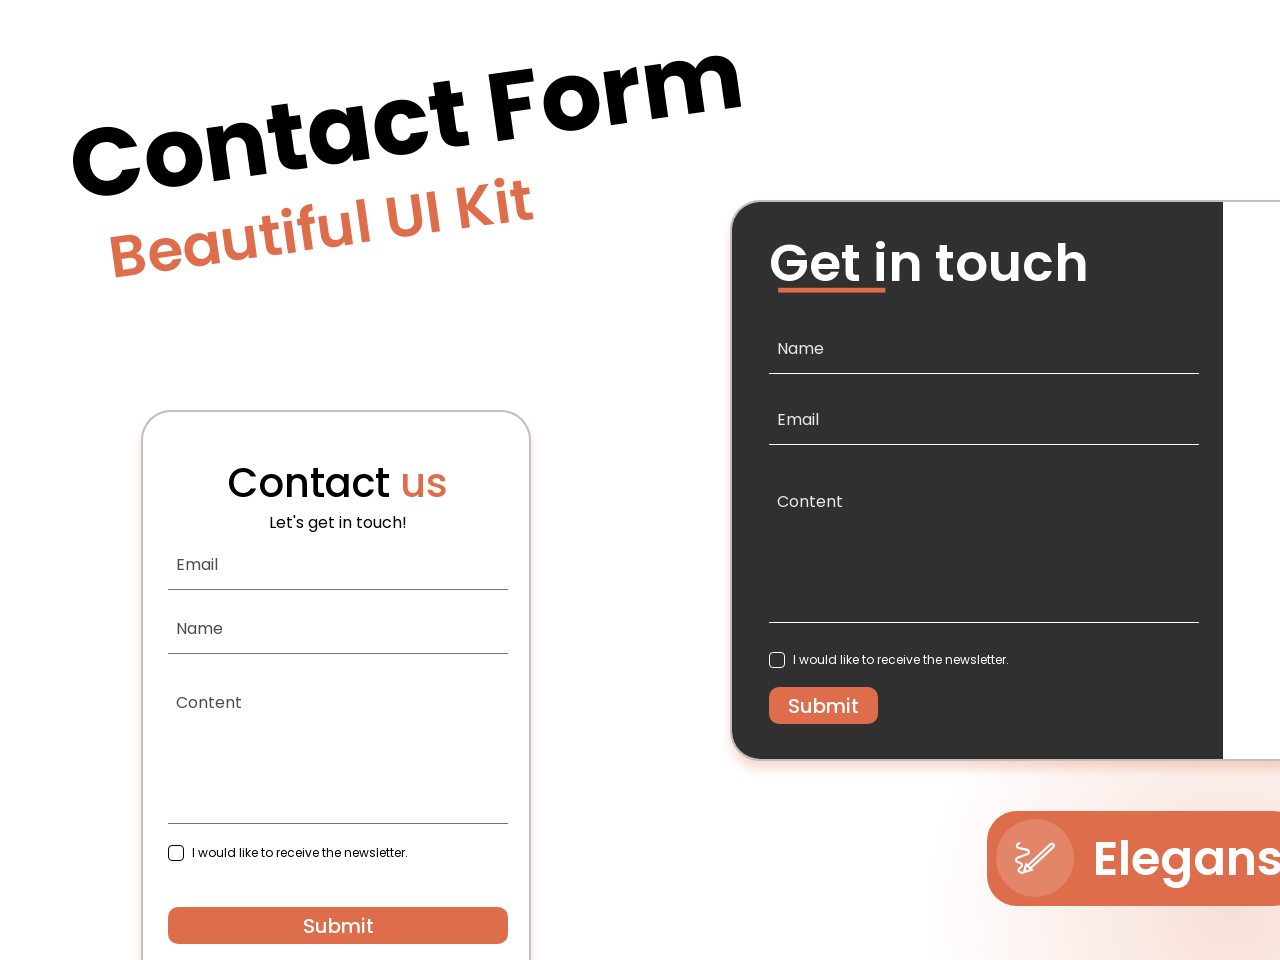
<file: lr_11/index.html>
<!doctype html>
<html lang="uk">
  <head>
    <meta charset="UTF-8" />
    <meta name="viewport" content="width=device-width, initial-scale=1.0" />
    <title>Contact Form — Thumbnail</title>

    <link rel="stylesheet" href="style/style.css" />

    <link rel="preconnect" href="https://fonts.googleapis.com" />
    <link rel="preconnect" href="https://fonts.gstatic.com" crossorigin />
    <link
      href="https://fonts.googleapis.com/css2?family=Inter:wght@400;500&family=Poppins:wght@300;400;500;600;700&display=swap"
      rel="stylesheet"
    />
  </head>

  <body>
    <!-- Сцена 1520×960 — точна копія Figma-фрейму Thumbnail -->
    <div class="stage">
      <!-- Фоновий помаранчевий блоб -->
      <span class="blob"></span>

      <!-- Хедер (нахилений на 12.36°) -->
      <div class="header">
        <h1>Contact Form</h1>
        <h2>Beautiful UI Kit</h2>
      </div>

      <!-- Телефон (низ обрізається рамкою сцени) -->
      <div class="phone">
        <h3 class="ph-title">Contact <span>us</span></h3>
        <p class="ph-sub">Let's get in touch!</p>

        <div class="ph-field s f-email"><span>Email</span></div>
        <div class="ph-field s f-name"><span>Name</span></div>
        <div class="ph-field t f-content"><span>Content</span></div>

        <label class="check ph-check">
          <span class="box"></span>
          <span class="lbl">I would like to receive the newsletter.</span>
        </label>

        <div class="ph-submit">Submit</div>

        <div class="map-card ph-map">
          <img class="map-bg" src="img/map.png" alt="Map" />
          <div class="map-label">
            <span class="company">Company name</span>
            <span>315 W 36th St.</span>
            <span>NY 10018</span>
          </div>
        </div>

        <div class="ph-socials"><img src="img/social.svg" alt="Social media" /></div>
      </div>

      <!-- Десктоп-картка (права частина обрізається рамкою сцени) -->
      <div class="deskcard">
        <img class="desk-bg" src="img/desktop-bg.svg" alt="" />

        <h2 class="gt">Get in touch</h2>

        <div class="d-field s d-name"><span>Name</span></div>
        <div class="d-field s d-email"><span>Email</span></div>
        <div class="d-field t d-content"><span>Content</span></div>

        <label class="check d-check">
          <span class="box"></span>
          <span class="lbl">I would like to receive the newsletter.</span>
        </label>

        <div class="d-submit">Submit</div>

        <!-- Права інфо-колонка -->
        <div class="dinfo">
          <p class="intro">
            Borem ipsum dolor sit amet, consectetur adipiscing elit. Nunc
            vulputate libero et velit interdum, ac aliquet odio mattis.
          </p>

          <div class="map-card d-map">
            <img class="map-bg" src="img/map.png" alt="Map" />
            <div class="map-label">
              <span class="company">Company name</span>
              <span>315 W 36th St.</span>
              <span>NY 10018</span>
            </div>
          </div>

          <ul class="info-list">
            <li><img src="img/location.svg" alt="" /> NYC, United States</li>
            <li><img src="img/phone.svg" alt="" /> 000111222333</li>
            <li><img src="img/email.svg" alt="" /> somebody@gmail.com</li>
          </ul>
        </div>

        <div class="d-socials"><img src="img/social.svg" alt="Social media" /></div>
      </div>

      <!-- Футер -->
      <div class="footer">
        <span class="f-pill"></span>
        <span class="f-ellipse"><img src="img/elegans-pencil.svg" alt="" /></span>
        <span class="f-brand">Elegans</span>
        <img class="f-badge" src="img/figma-badge.png" alt="Made with Figma" />
      </div>
    </div>
  </body>
</html>
</file>
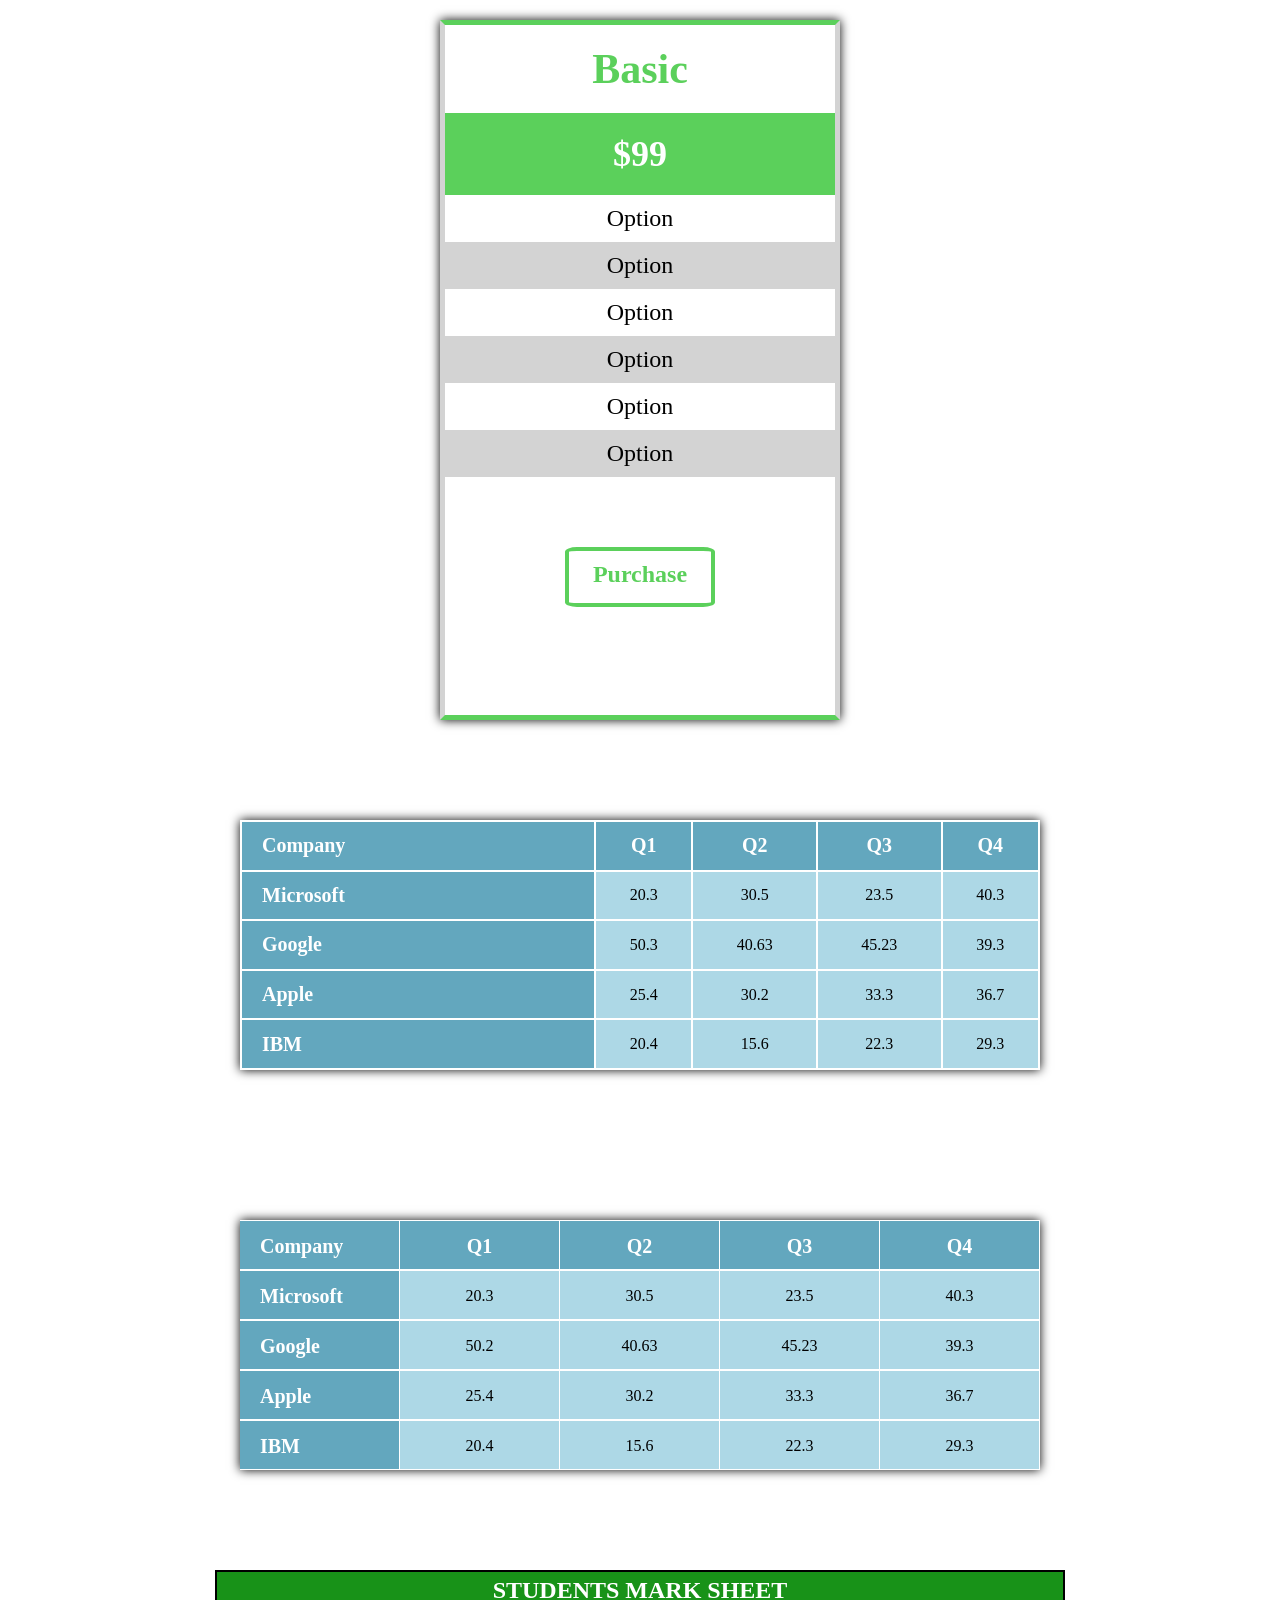
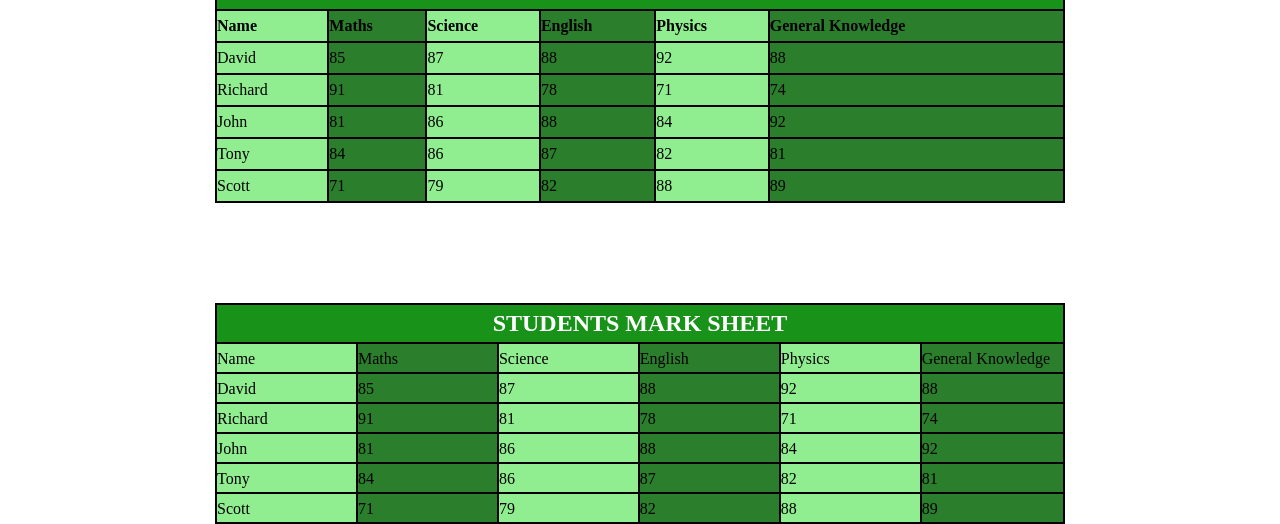
<file: lr_5/index.html>
<!DOCTYPE html>
<html lang="en">

<head>
    <meta charset="UTF-8">
    <meta name="viewport" content="width=device-width, initial-scale=1.0">
    <link rel="stylesheet" href="css/style.css">
    <title>Lr 5</title>
</head>

<body>
    <div class="task_0">
        <header>
            <h2>Basic</h2>
        </header>
        <div class="price">$99</div>
        <div class="option-list">
            <ul>
                <li class="option">Option</li>
                <li class="option">Option</li>
                <li class="option">Option</li>
                <li class="option">Option</li>
                <li class="option">Option</li>
                <li class="option">Option</li>
            </ul>
        </div>
        <div class="purchase_btn">Purchase</div>
    </div>

    <div class="task_1">
        <div class="task_1_table">
            <table>
                <tr>
                    <th>Company</th>
                    <th>Q1</th>
                    <th>Q2</th>
                    <th>Q3</th>
                    <th>Q4</th>
                </tr>
                <tr>
                    <td>Microsoft</td>
                    <td>20.3</td>
                    <td>30.5</td>
                    <td>23.5</td>
                    <td>40.3</td>
                </tr>
                <tr>
                    <td>Google</td>
                    <td>50.3</td>
                    <td>40.63</td>
                    <td>45.23</td>
                    <td>39.3</td>
                </tr>
                <tr>
                    <td>Apple</td>
                    <td>25.4</td>
                    <td>30.2</td>
                    <td>33.3</td>
                    <td>36.7</td>
                </tr>
                <tr>
                    <td>IBM</td>
                    <td>20.4</td>
                    <td>15.6</td>
                    <td>22.3</td>
                    <td>29.3</td>
                </tr>
            </table>
        </div>
        <div class="task_1_float">
            <div class="table">
                <div class="column_for_task1 first">
                    <div>Company</div>
                    <div>Microsoft</div>
                    <div>Google</div>
                    <div>Apple</div>
                    <div>IBM</div>
                </div>
                <div class="column_for_task1 second">
                    <div>Q1</div>
                    <div>20.3</div>
                    <div>50.2</div>
                    <div>25.4</div>
                    <div>20.4</div>
                </div>
                <div class="column_for_task1 third">
                    <div>Q2</div>
                    <div>30.5</div>
                    <div>40.63</div>
                    <div>30.2</div>
                    <div>15.6</div>
                </div>
                <div class="column_for_task1 fourth">
                    <div>Q3</div>
                    <div>23.5</div>
                    <div>45.23</div>
                    <div>33.3</div>
                    <div>22.3</div>
                </div>
                <div class="column_for_task1 fifth">
                    <div>Q4</div>
                    <div>40.3</div>
                    <div>39.3</div>
                    <div>36.7</div>
                    <div>29.3</div>
                </div>
            </div>
        </div>
    </div>
    <div class="task_2">
        <div class="task_2_table">
            <header>
                <h2>STUDENTS MARK SHEET</h2>
            </header>
            <table>
                <tr>
                    <th>Name</th>
                    <th>Maths</th>
                    <th>Science</th>
                    <th>English</th>
                    <th>Physics</th>
                    <th>General Knowledge</th>
                </tr>
                <tr>
                    <td>David</td>
                    <td>85</td>
                    <td>87</td>
                    <td>88</td>
                    <td>92</td>
                    <td>88</td>
                </tr>
                <tr>
                    <td>Richard</td>
                    <td>91</td>
                    <td>81</td>
                    <td>78</td>
                    <td>71</td>
                    <td>74</td>
                </tr>
                <tr>
                    <td>John</td>
                    <td>81</td>
                    <td>86</td>
                    <td>88</td>
                    <td>84</td>
                    <td>92</td>
                </tr>
                <tr>
                    <td>Tony</td>
                    <td>84</td>
                    <td>86</td>
                    <td>87</td>
                    <td>82</td>
                    <td>81</td>
                </tr>
                <tr>
                    <td>Scott</td>
                    <td>71</td>
                    <td>79</td>
                    <td>82</td>
                    <td>88</td>
                    <td>89</td>
                </tr>
            </table>
        </div>
        <div class="task_2_float">
            <header>
                <h2>STUDENTS MARK SHEET</h2>
            </header>
            <div class="table">
                <div class="column_for_task2">
                    <div>Name</div>
                    <div>David</div>
                    <div>Richard</div>
                    <div>John</div>
                    <div>Tony</div>
                    <div>Scott</div>
                </div>
                <div class="column_for_task2">
                    <div>Maths</div>
                    <div>85</div>
                    <div>91</div>
                    <div>81</div>
                    <div>84</div>
                    <div>71</div>
                </div>
                <div class="column_for_task2">
                    <div>Science</div>
                    <div>87</div>
                    <div>81</div>
                    <div>86</div>
                    <div>86</div>
                    <div>79</div>
                </div>
                <div class="column_for_task2">
                    <div>English</div>
                    <div>88</div>
                    <div>78</div>
                    <div>88</div>
                    <div>87</div>
                    <div>82</div>
                </div>
                <div class="column_for_task2">
                    <div>Physics</div>
                    <div>92</div>
                    <div>71</div>
                    <div>84</div>
                    <div>82</div>
                    <div>88</div>
                </div>
                <div class="column_for_task2">
                    <div>General Knowledge</div>
                    <div>88</div>
                    <div>74</div>
                    <div>92</div>
                    <div>81</div>
                    <div>89</div>
                </div>
                <div class="clearfix"></div>
            </div>
        </div>
    </div>
</body>

</html>
</file>
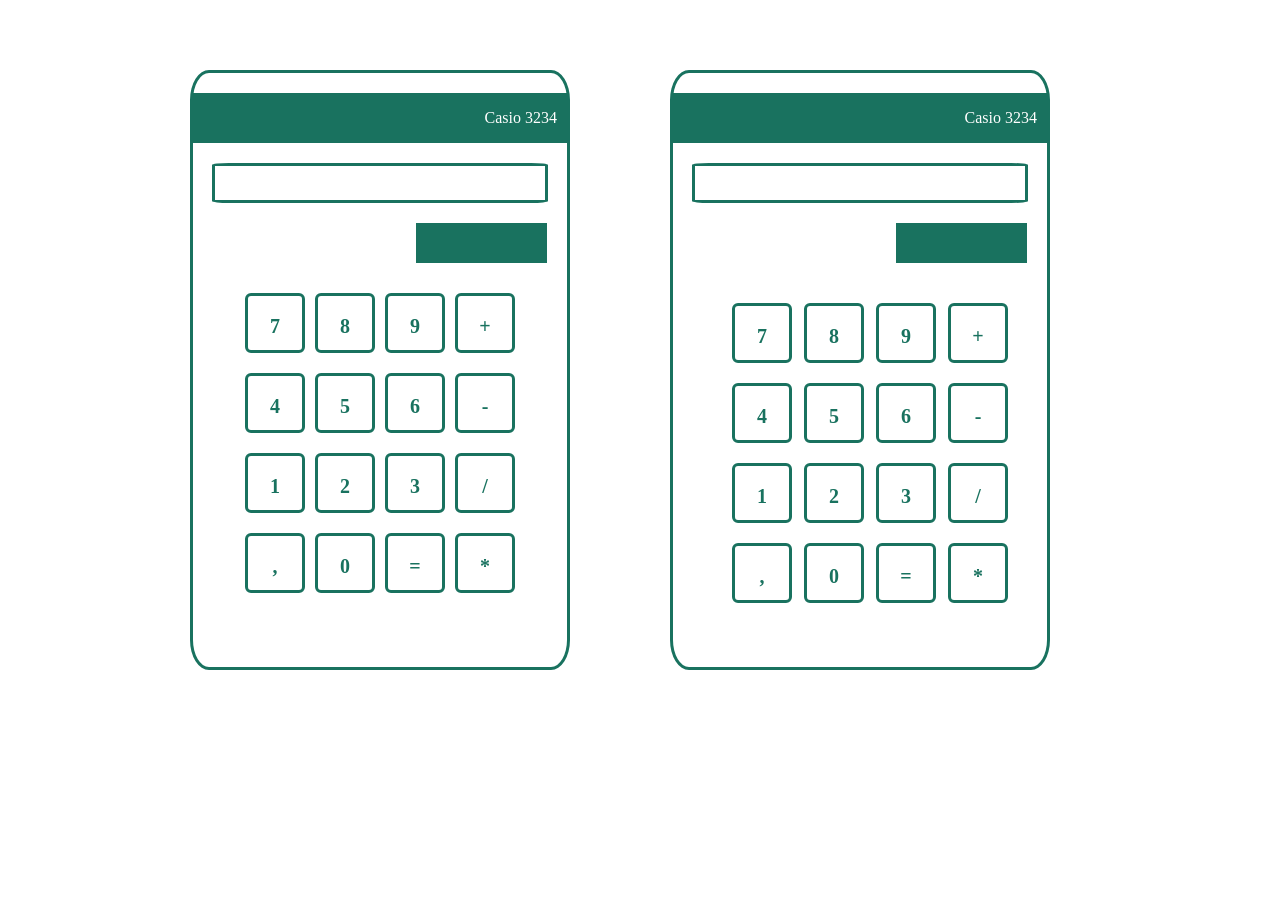
<file: lr_6/index.html>
<!DOCTYPE html>
<html lang="en">

<head>
    <meta charset="UTF-8">
    <meta name="viewport" content="width=device-width, initial-scale=1.0">
    <title>Lr6</title>
    <link rel="stylesheet" href="css/style.css">
</head>

<body>
    <div class="page-container">
        <div class="calculator_float">
            <div class="header">Casio 3234</div>
            <input type="text">
            <div class="result"></div>
            <div class="clearfix"></div>
            <div class="buttons">
                <div class="row first">
                    <div>7</div>
                    <div>8</div>
                    <div>9</div>
                    <div>+</div>
                </div>
                <div class="row second">
                    <div>4</div>
                    <div>5</div>
                    <div>6</div>
                    <div>-</div>
                </div>
                <div class="row third">
                    <div>1</div>
                    <div>2</div>
                    <div>3</div>
                    <div>/</div>
                </div>
                <div class="row fourth">
                    <div>,</div>
                    <div>0</div>
                    <div>=</div>
                    <div>*</div>
                </div>
                <div class="clearfix"></div>
            </div>
        </div>

        <div class="calculator_position">
            <div class="header">Casio 3234</div>
            <input type="text">
            <div class="result"></div>
            <div class="buttons">
                <div class="row first">
                    <div>7</div>
                    <div>8</div>
                    <div>9</div>
                    <div>+</div>
                </div>
                <div class="row second">
                    <div>4</div>
                    <div>5</div>
                    <div>6</div>
                    <div>-</div>
                </div>
                <div class="row third">
                    <div>1</div>
                    <div>2</div>
                    <div>3</div>
                    <div>/</div>
                </div>
                <div class="row fourth">
                    <div>,</div>
                    <div>0</div>
                    <div>=</div>
                    <div>*</div>
                </div>
            </div>
        </div>
        <div class="clearfix"></div>
    </div>
</body>

</html>
</file>
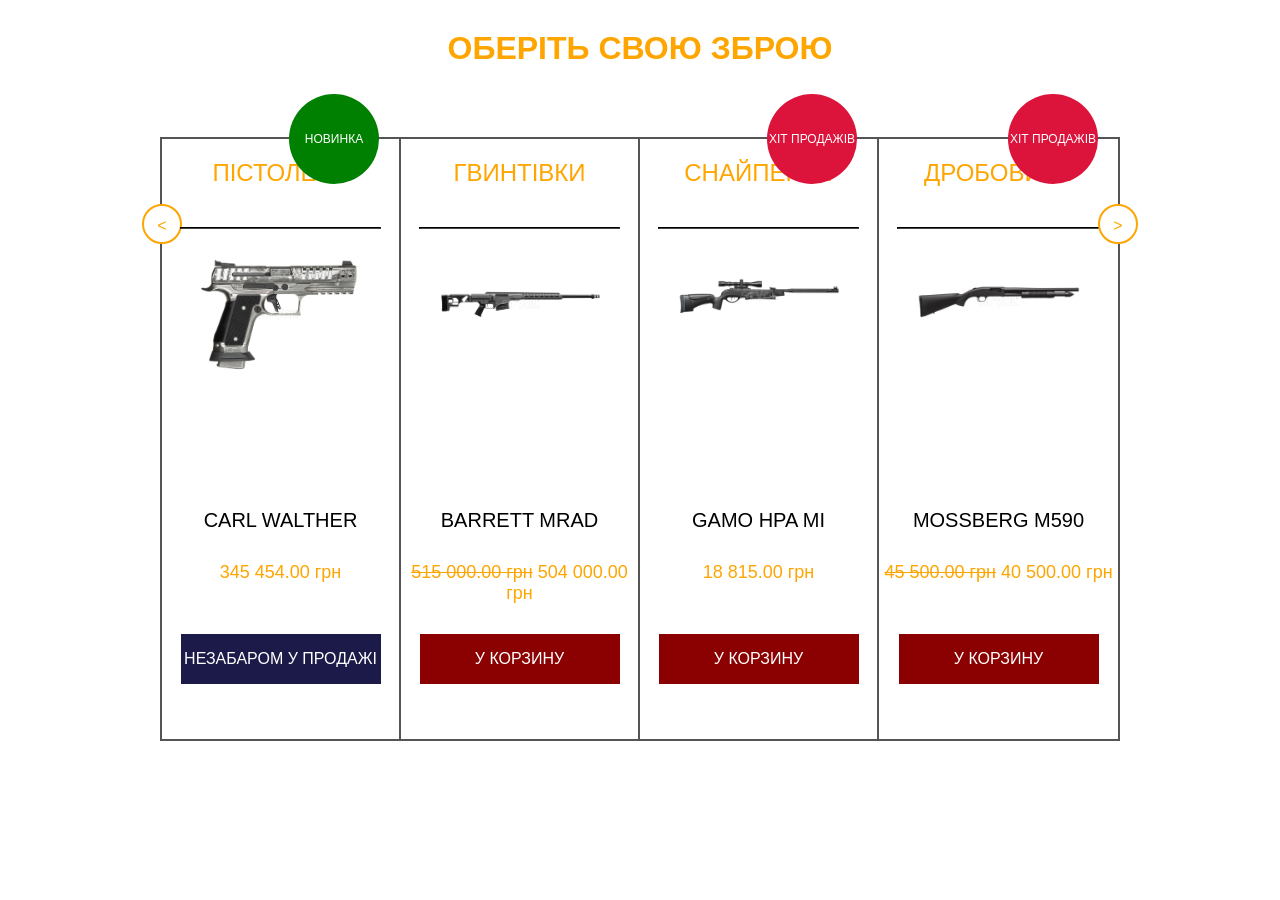
<file: lr_7/index.html>
<!DOCTYPE html>
<html lang="uk">

<head>
    <meta charset="UTF-8">
    <meta name="viewport" content="width=device-width, initial-scale=1.0">
    <title>Зброя</title>
    <link rel="stylesheet" href="css/style.css">
</head>

<body>

    <h1>оберіть свою зброю</h1>

    <div class="wrap">

        <div class="swipe swipe_left">&lt;</div>

        <div class="card card_pistol">

            <div class="bage bage_pistol">новинка</div>

            <div class="category">
                <a href="https://stvol.ua/catalog/pistoleti-ta-revolveri/c433" target="_blank">пістолети</a>
            </div>

            <hr>

            <div class="image">
                <a href="img/Carl Walther.jpg">
                    <img src="img/Carl Walther.jpg" alt="Фото пістолета">
                </a>
            </div>

            <div class="name">
                <a href="https://stvol.ua/catalog/pistolet-sportivniy-carl-walther-q5-match-sf-the-patriot-9h19/p938315343" target="_blank">Carl Walther</a>
            </div>

            <div class="price">345 454.00 грн</div>

            <div class="btn soon">незабаром у продажі</div>

        </div>

        <div class="card card_rifle">

            <div class="category">
                <a href="https://stvol.ua/catalog/zbroya/c238" target="_blank">гвинтівки</a>
            </div>

            <hr>

            <div class="image">
                <a href="img/Barrett MRAD.jpg">
                    <img src="img/Barrett MRAD.jpg" alt="Фото гвинтівки">
                </a>
            </div>

            <div class="name">
                <a href="https://stvol.ua/catalog/18480-karabin-narizniy-barrett-mrad-kal-338lm-26-gray/p775592254" target="_blank">Barrett MRAD</a>
            </div>

            <div class="price">
                <s>515 000.00 грн</s> 504 000.00 грн
            </div>

            <div class="btn">у корзину</div>

        </div>

        <div class="card card_sniper">

            <div class="bage bage_sniper">хіт продажів</div>

            <div class="category">
                <a href="https://stvol.ua/catalog/pnevmatichni-gvintivki/c455" target="_blank">снайперки</a>
            </div>

            <hr>

            <div class="image">
                <a href="img/GAMO HPA Mi.jpg">
                    <img src="img/GAMO HPA Mi.jpg" alt="Фото снайперської гвинтівки">
                </a>
            </div>

            <div class="name">
                <a href="https://stvol.ua/catalog/pnevmatichna-gvintivka-gamo-hpa-mi-pricil-3-9h40/p6915" target="_blank">GAMO HPA Mi</a>
            </div>

            <div class="price">18 815.00 грн</div>

            <div class="btn">у корзину</div>

        </div>

        <div class="card card_shotgun">

            <div class="bage bage_shotgun">хіт продажів</div>

            <div class="category">
                <a href="https://stvol.ua/catalog/pompova-zbroya/c456" target="_blank">дробовики</a>
            </div>

            <hr>

            <div class="image">
                <a href="img/Mossberg M590.jpg">
                    <img src="img/Mossberg M590.jpg" alt="Фото дробовика">
                </a>
            </div>

            <div class="name">
                <a href="https://stvol.ua/catalog/rushnicya-mislivska-mossberg-m590-kal-12-18-5-parkerized-synthetic/p5037" target="_blank">Mossberg M590</a>
            </div>

            <div class="price">
                <s>45 500.00 грн</s> 40 500.00 грн
            </div>

            <div class="btn">у корзину</div>

        </div>

        <div class="swipe swipe_right">&gt;</div>

    </div>

</body>

</html>
</file>
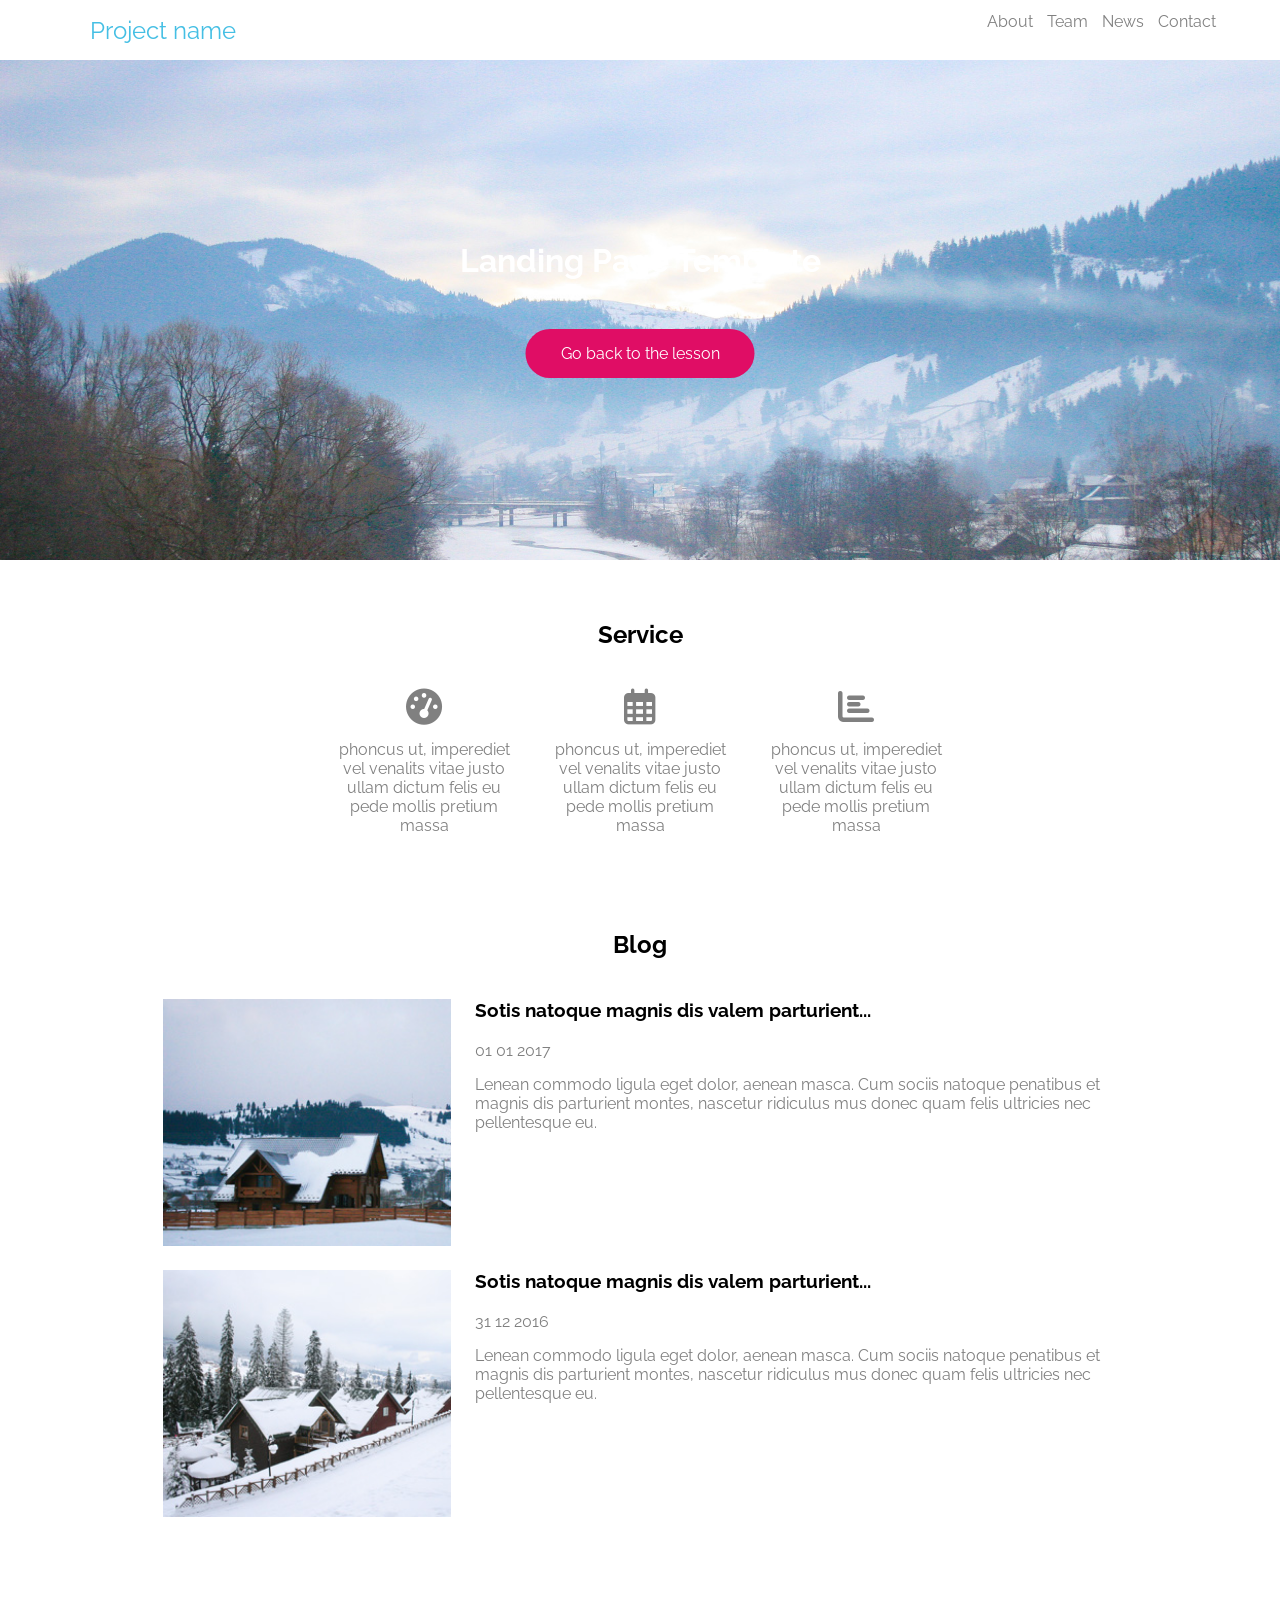
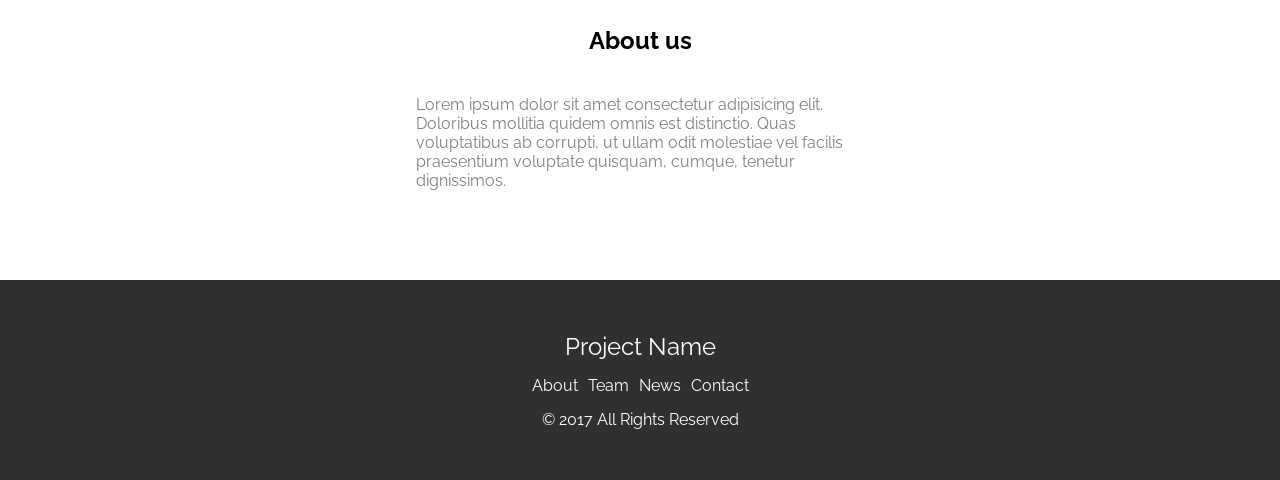
<file: lr_9/index.html>
<!DOCTYPE html>
<html lang="en">

<head>
    <meta charset="UTF-8">
    <meta name="viewport" content="width=device-width, initial-scale=1.0">
    <title>Lr 9, 10</title>
    <link rel="stylesheet" href="style/style.css">
    <link rel="preconnect" href="https://fonts.googleapis.com">
    <link rel="preconnect" href="https://fonts.gstatic.com" crossorigin>
    <link href="https://fonts.googleapis.com/css2?family=Raleway:wght@400;700&display=swap" rel="stylesheet">
    <link rel="stylesheet" href="https://cdnjs.cloudflare.com/ajax/libs/font-awesome/6.0.0/css/all.min.css">

</head>

<body>
    <header>
        <div id="topbar">
            <div class="container">
                <a href="">Project name</a>
                <i class="fa fa-bars" aria-hidden="true"></i>
                <nav class="menu">
                    <ul>
                        <li><a href="">About</a></li>
                        <li><a href="">Team</a></li>
                        <li><a href="">News</a></li>
                        <li><a href="">Contact</a></li>
                    </ul>
                </nav>
            </div>
        </div>

        <div class="container">
            <div class="child">
                <h1>Landing Page Template</h1>
                <a href="" class="btn">Go back to the lesson</a>
            </div>
        </div>
    </header>

    <main>
        <div id="services">
            <h2>Service</h2>
            <div class="service tachtometer">
                <i class="fas fa-tachometer-alt"></i>
                <p>phoncus ut, imperediet vel venalits vitae justo ullam dictum felis eu pede mollis pretium massa</p>
            </div>

            <div class="service calendar">
                <i class="far fa-calendar-alt"></i>
                <p>phoncus ut, imperediet vel venalits vitae justo ullam dictum felis eu pede mollis pretium massa</p>
            </div>

            <div class="service chat-bar">
                <i class="fas fa-chart-bar"></i>
                <p>phoncus ut, imperediet vel venalits vitae justo ullam dictum felis eu pede mollis pretium massa</p>
            </div>
        </div>

        <div id="blog">
            <h2>Blog</h2>
            <div class="blog">
                <div class="img">
                    <img src="img/img1.jpg" alt="">
                </div>
                <div class="article">
                    <h3>Sotis natoque magnis dis valem parturient...</h3>
                    <time datetime="2017-01-01">01 01 2017</time>
                    <p>Lenean commodo ligula eget dolor, aenean masca. Cum sociis natoque penatibus et magnis dis
                        parturient
                        montes, nascetur ridiculus mus donec quam felis ultricies nec pellentesque eu.</p>
                </div>
            </div>
            <div class="blog">
                <div class="img">
                    <img src="img/img2.jpg" alt="">
                </div>
                <div class="article">
                    <h3>Sotis natoque magnis dis valem parturient...</h3>
                    <time datetime="2016-12-31">31 12 2016</time>
                    <p>Lenean commodo ligula eget dolor, aenean masca. Cum sociis natoque penatibus et magnis dis
                        parturient
                        montes, nascetur ridiculus mus donec quam felis ultricies nec pellentesque eu.</p>
                </div>
            </div>
        </div>

        <div id="about_us">
            <h2>About us</h2>
            <p>Lorem ipsum dolor sit amet consectetur adipisicing elit. Doloribus mollitia quidem omnis est distinctio.
                Quas voluptatibus ab corrupti, ut ullam odit molestiae vel facilis praesentium voluptate quisquam,
                cumque, tenetur dignissimos.</p>

        </div>
    </main>

    <footer>
        <div class="container">
            <a href="">Project Name</a>
            <nav>
                <ul class="footer_menu">
                    <li><a href="">About</a></li>
                    <li><a href="">Team</a></li>
                    <li><a href="">News</a></li>
                    <li><a href="">Contact</a></li>
                </ul>
            </nav>
            <p>© 2017 All Rights Reserved</p>
        </div>
    </footer>
</body>

</html>
</file>
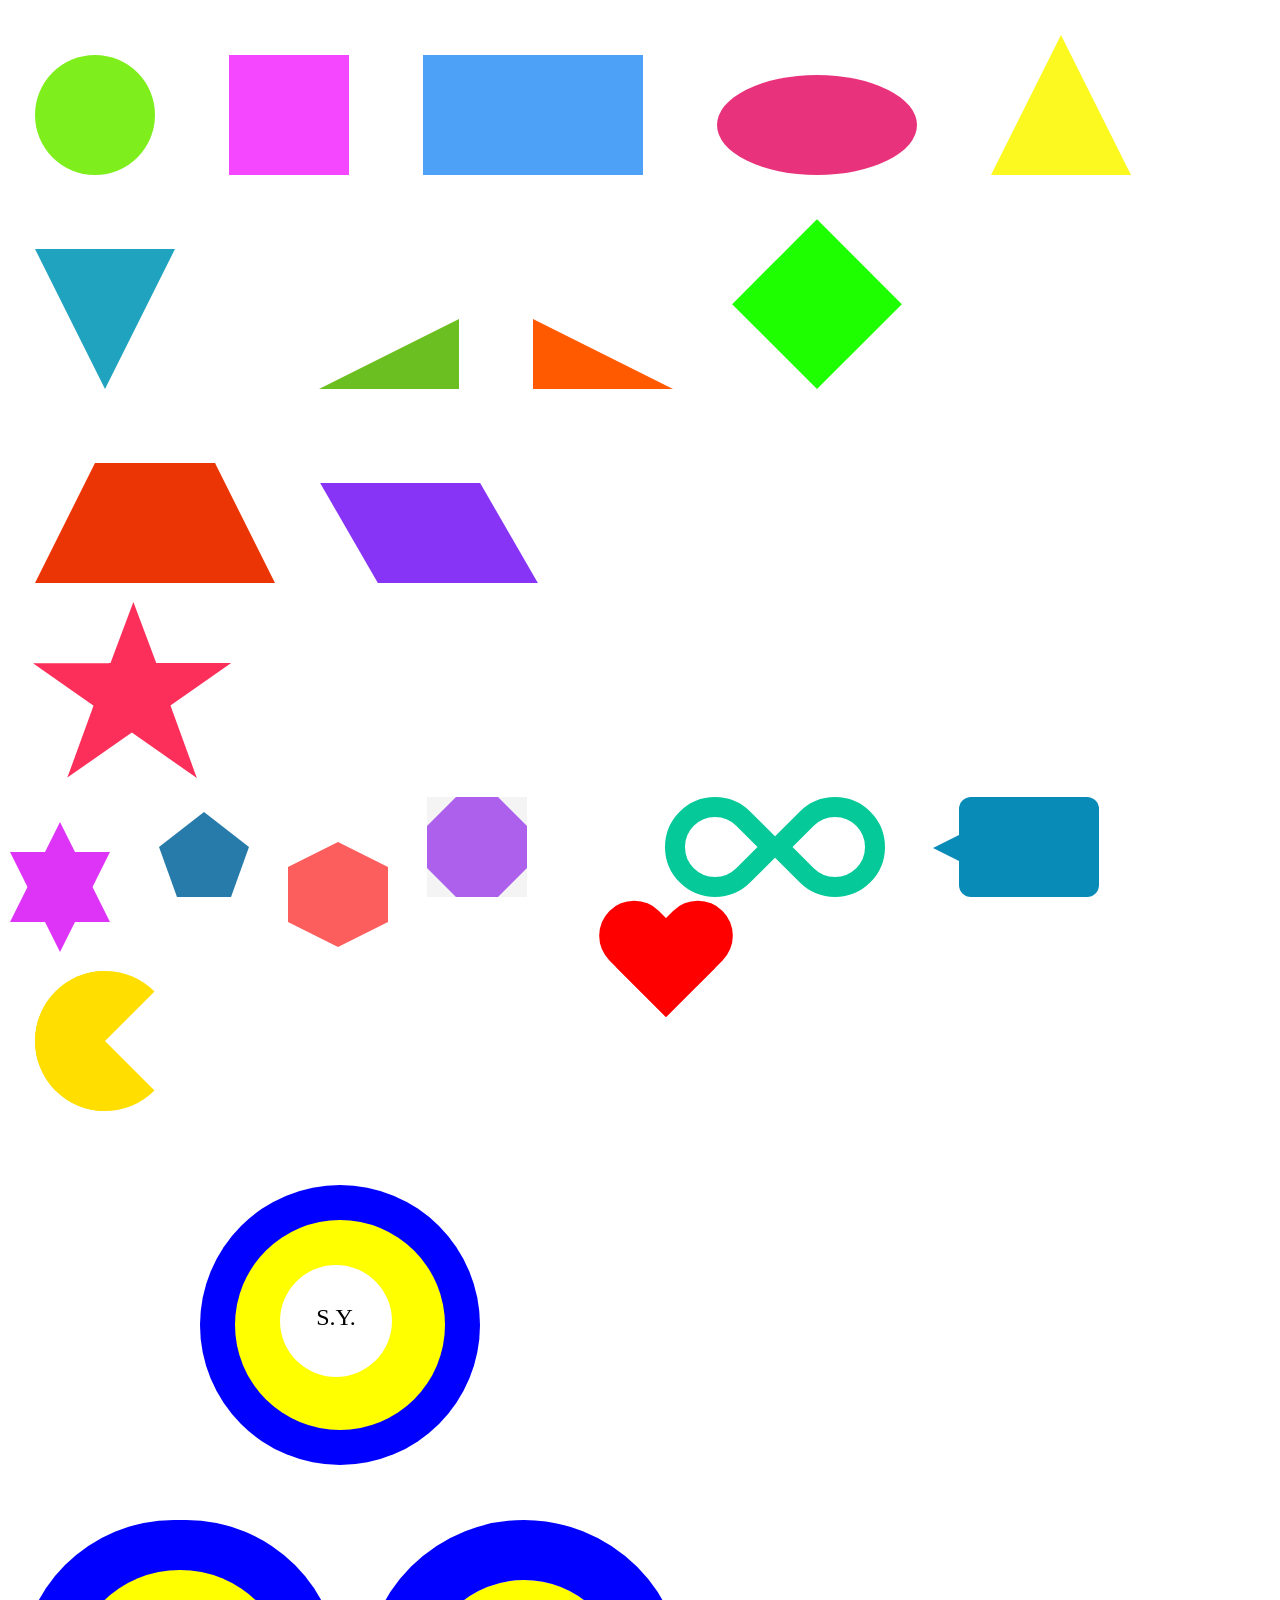
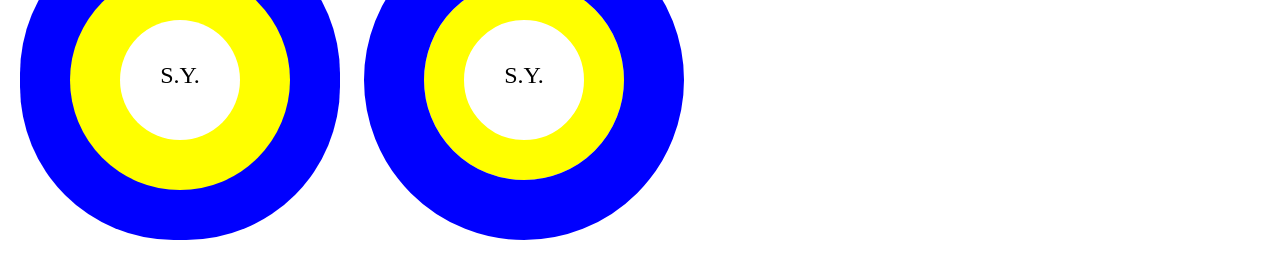
<file: pr_4/index.html>
<!DOCTYPE html>
<html lang="en">

<head>
    <meta charset="UTF-8">
    <meta name="viewport" content="width=device-width, initial-scale=1.0">
    <title>Pr 4</title>
    <link rel="stylesheet" href="css/style.css">
</head>

<body>
    <div id="circle"></div>
    <div id="square"></div>
    <div id="rectangle"></div>
    <div id="oval"></div>
    <div id="triangle"></div>
    <div id="triangle_down"></div>
    <div id="triangle_left"></div>
    <div id="triangle_right"></div>
    <div id="diamond"></div>
    <div id="trapezium"></div>
    <div id="parallelogram"></div>
    <div id="star"></div>
    <div id="star_six_points"></div>
    <div id="pentagon"></div>
    <div id="hexagon"></div>
    <div id="octagon"></div>
    <div id="heart"></div>
    <div id="infinity"></div>
    <div id="comment_bubble"></div>
    <div id="pacman"></div>
    <div id="main_task_first_way"></div>
    <div id="main_task_second_way">S.Y.</div>
    <div id="main_task_third_way">S.Y.</div>
</body>

</html>
</file>
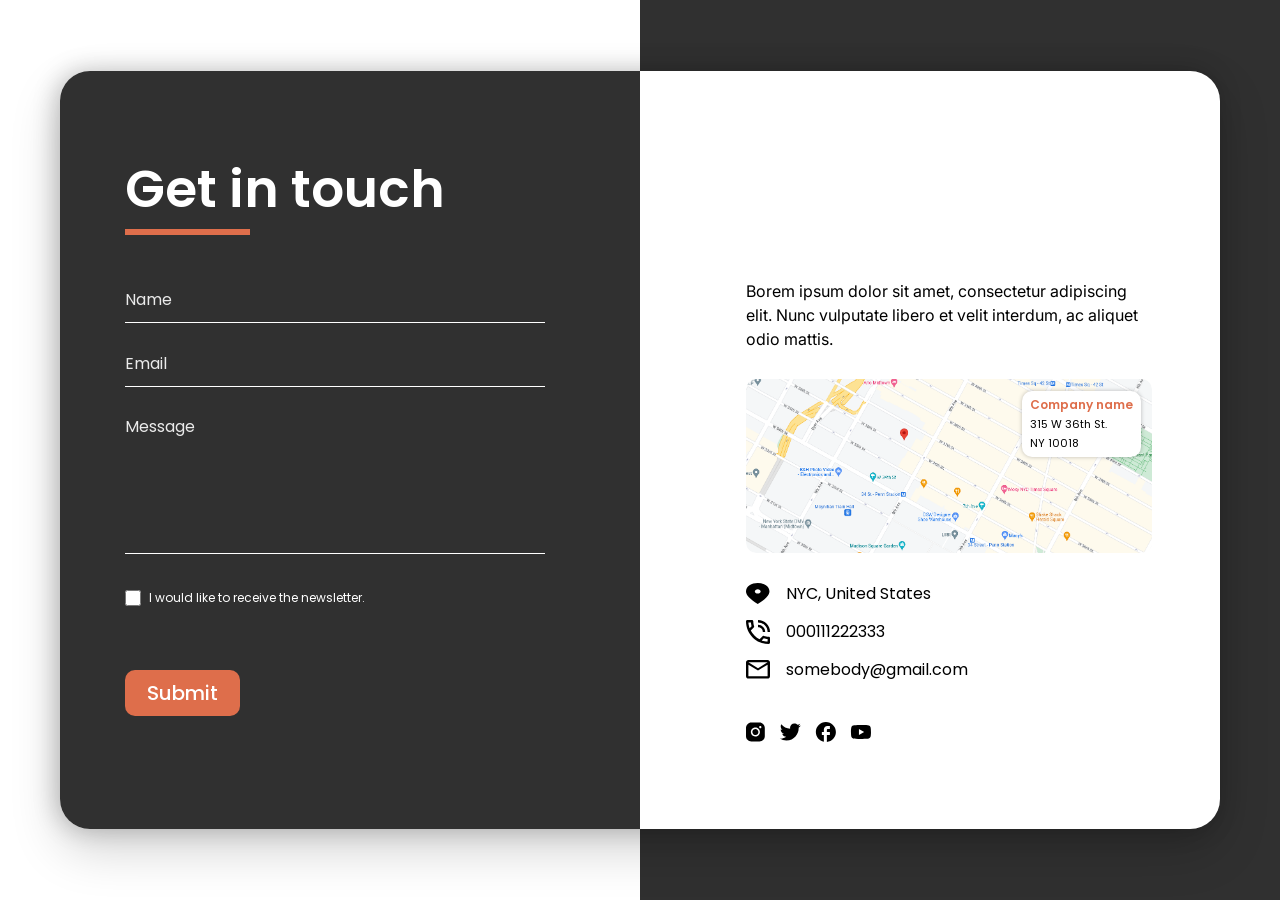
<file: lr_11/contact-form/index.html>
<!doctype html>
<html lang="uk">
  <head>
    <meta charset="UTF-8" />
    <meta name="viewport" content="width=device-width, initial-scale=1.0" />
    <title>Get in touch — Contact Form</title>

    <link rel="stylesheet" href="style/style.css" />

    <link rel="preconnect" href="https://fonts.googleapis.com" />
    <link rel="preconnect" href="https://fonts.gstatic.com" crossorigin />
    <link
      href="https://fonts.googleapis.com/css2?family=Inter:wght@400;500&family=Poppins:wght@300;400;500;600;700&display=swap"
      rel="stylesheet"
    />
  </head>

  <body>
    <main class="page">
      <div class="card">
        <!-- Ліва (темна) частина — форма -->
        <section class="form-side">
          <h1>Get in touch</h1>
          <span class="underline"></span>

          <form class="contact-form" novalidate>
            <div class="field">
              <input type="text" id="name" name="name" placeholder="Name" required />
            </div>
            <div class="field">
              <input type="email" id="email" name="email" placeholder="Email" required />
            </div>
            <div class="field">
              <textarea id="message" name="message" placeholder="Message"></textarea>
            </div>

            <label class="checkbox" for="news">
              <input type="checkbox" id="news" name="news" />
              <span>I would like to receive the newsletter.</span>
            </label>

            <button type="submit">Submit</button>
          </form>
        </section>

        <!-- Права (біла) частина — інформація -->
        <aside class="info-side">
          <p class="intro">
            Borem ipsum dolor sit amet, consectetur adipiscing elit. Nunc
            vulputate libero et velit interdum, ac aliquet odio mattis.
          </p>

          <div class="map-card">
            <img class="map-bg" src="img/map.png" alt="Map" />
            <div class="map-label">
              <span class="company">Company name</span>
              <span>315 W 36th St.</span>
              <span>NY 10018</span>
            </div>
          </div>

          <ul class="contact-info">
            <li><img src="img/location.svg" alt="" /> NYC, United States</li>
            <li><img src="img/phone.svg" alt="" /> 000111222333</li>
            <li><img src="img/email.svg" alt="" /> somebody@gmail.com</li>
          </ul>

          <div class="socials">
            <img src="img/social.svg" alt="Social media" />
          </div>
        </aside>
      </div>
    </main>
  </body>
</html>
</file>
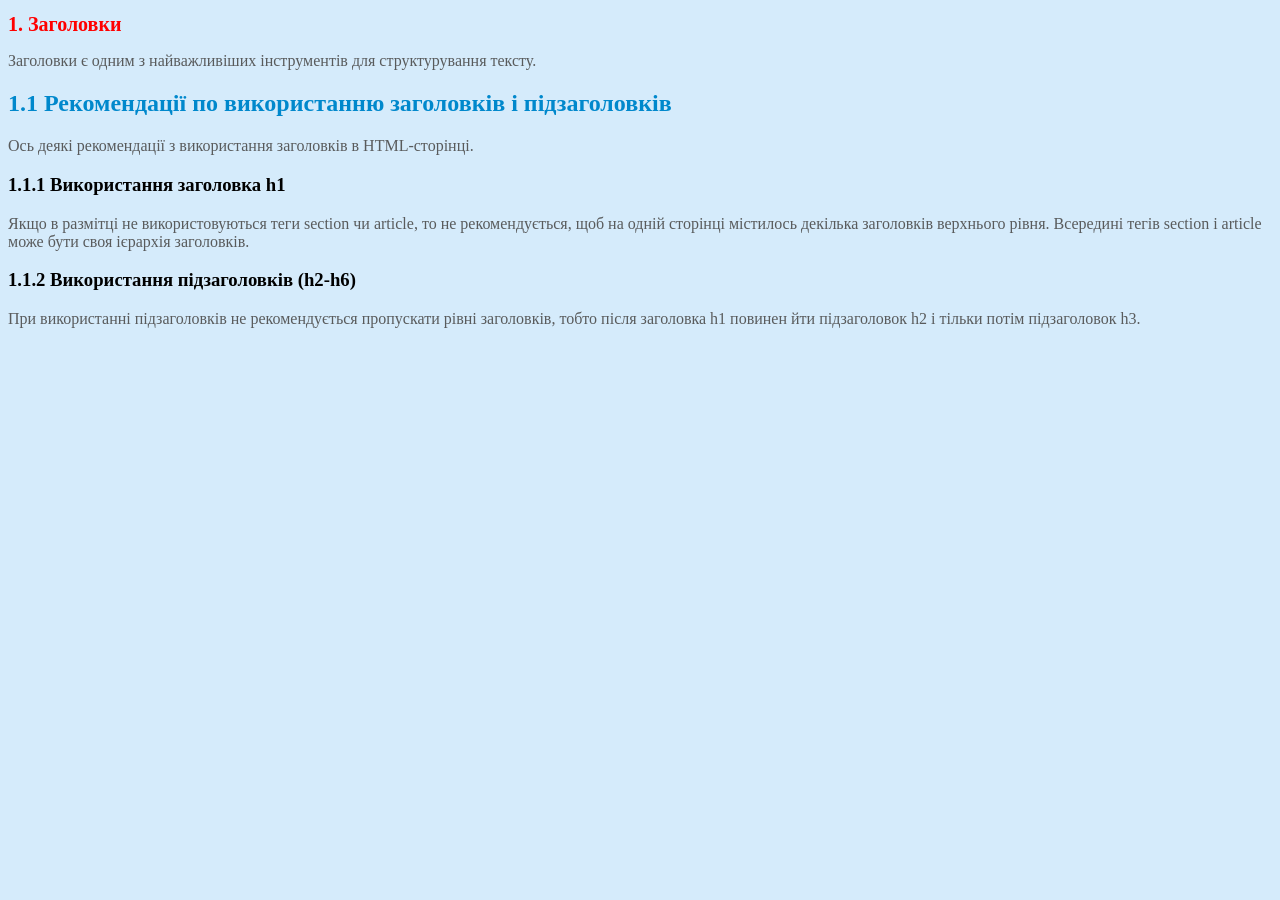
<file: lr_4/task_1/index.html>
<!DOCTYPE html>
<html lang="en">

<head>
    <meta charset="UTF-8">
    <meta name="viewport" content="width=device-width, initial-scale=1.0">
    <title>Task 1</title>
    <style>
        body {
            background-color: #d5ebfb;
        }

        p {
            color: #595b5c;
        }

        h1 {
            color: red;
            font-size: 20px;
        }

        h2 {
            color: #0088cc;
        }
    </style>
</head>

<body>
    <h1>1. Заголовки</h1>
    <p>Заголовки є одним з найважливіших інструментів для структурування тексту.</p>
    <h2>1.1 Рекомендації по використанню заголовків і підзаголовків</h2>
    <p>Ось деякі рекомендації з використання заголовків в HTML-сторінці.</p>
    <h3>1.1.1 Використання заголовка h1</h3>
    <p>Якщо в размітці не використовуються теги section чи article, то не
        рекомендується, щоб на одній сторінці містилось декілька заголовків верхнього рівня.
        Всередині тегів section і article може бути своя ієрархія заголовків.</p>
    <h3>1.1.2 Використання підзаголовків (h2-h6)</h3>
    <p>При використанні підзаголовків не рекомендується пропускати рівні заголовків, тобто
        після заголовка h1 повинен йти підзаголовок h2 і тільки потім підзаголовок h3.</p>
</body>

</html>
</file>
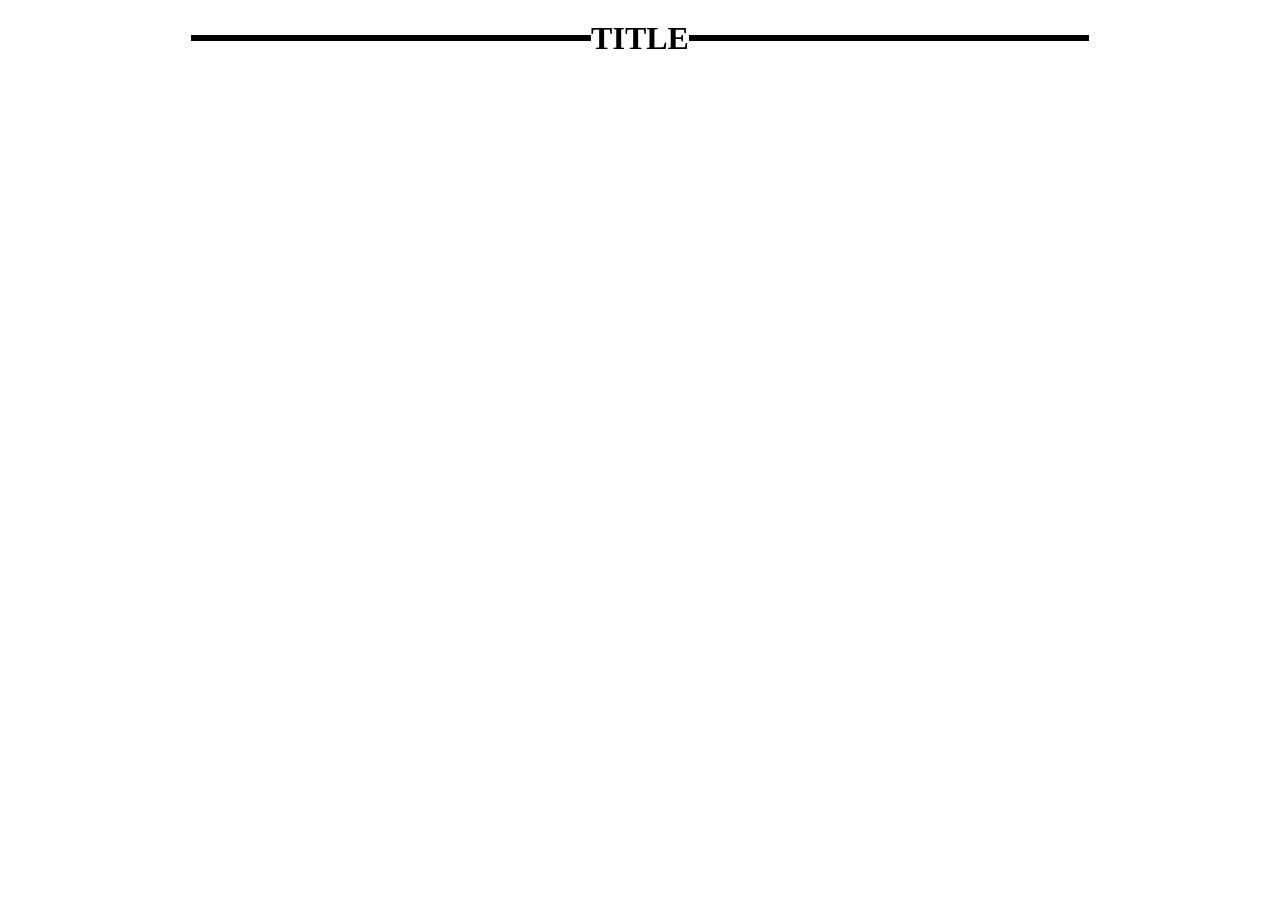
<file: lr_4/task_3/index.html>
<!DOCTYPE html>
<html lang="en">

<head>
    <meta charset="UTF-8">
    <title>Task3</title>
    <style>
        h1 {
            text-align: center;
            margin: 20px;
        }

        h1::before,
        h1::after {
            display: inline-block;
            content: "";
            position: relative;
            height: 6px;
            width: 400px;
            bottom: 8px;
            background-color: black;
        }
    </style>
</head>

<body>
    <h1>TITLE</h1>
</body>

</html>
</file>
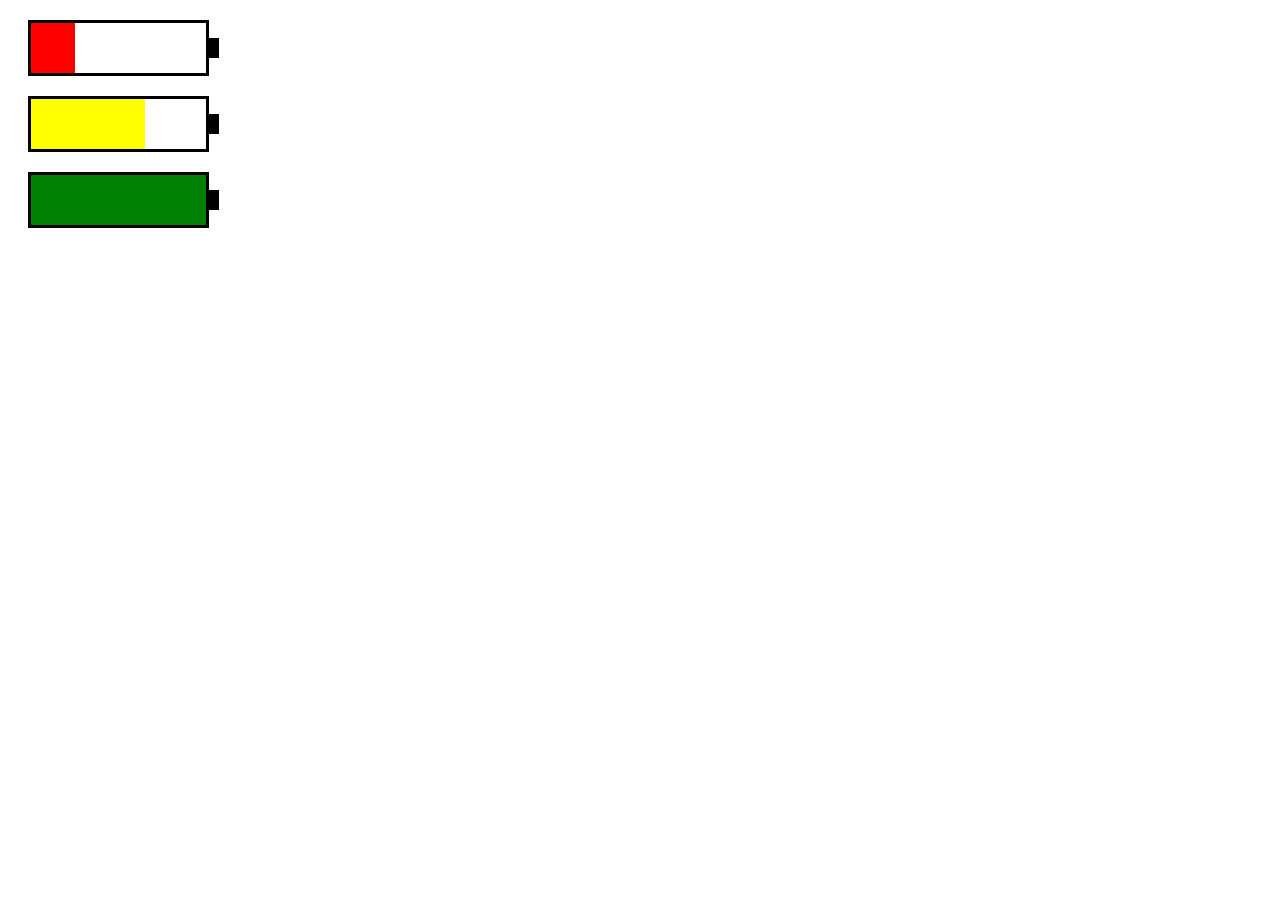
<file: lr_4/task_4/index.html>
<!DOCTYPE html>
<html lang="en">

<head>
    <meta charset="UTF-8">
    <title>Task 4</title>
    <style>
        .power {
            margin: 20px;
            width: 175px;
            height: 50px;
            border: 3px solid black;
            position: relative;
        }

        .power::after {
            content: "";
            position: absolute;
            top: 15px;
            left: 178px;
            width: 10px;
            height: 20px;
            background-color: black;
        }

        .power::before {
            display: inline-block;
            content: "";
            position: absolute;
        }

        .red::before {
            background-color: red;
            width: 25%;
            height: 100%;
        }

        .yellow::before {
            background-color: yellow;
            width: 65%;
            height: 100%;
        }

        .green::before {
            background-color: green;
            width: 100%;
            height: 100%;
        }
    </style>

</head>

<body>
    <div class="power red"></div>
    <div class="power yellow"></div>
    <div class="power green"></div>
</body>

</html>
</file>
<file: lr_11/style/style.css>
/* ===== Базове ===== */

* {
  margin: 0;
  padding: 0;
  box-sizing: border-box;
}

:root {
  --accent: #de6e4b;
  --accent-soft: #e38568;
}

body {
  font-family: "Poppins", sans-serif;
  background: #e9e9ed;
  padding: 30px;
}

/* ===== Сцена 1520×960 (фрейм Thumbnail з Figma) ===== */

.stage {
  position: relative;
  width: 1520px;
  height: 960px;
  margin: 0 auto;
  background: #fff;
  overflow: hidden;
  box-shadow: 0 10px 40px rgba(0, 0, 0, 0.12);
}

/* Фоновий помаранчевий блоб (вузол 1:71, центр ~1229,909) */
.blob {
  position: absolute;
  left: 883px;
  top: 559px;
  width: 693px;
  height: 700px;
  border-radius: 50%;
  background: radial-gradient(
    circle,
    rgba(222, 110, 75, 0.22),
    rgba(222, 110, 75, 0) 62%
  );
}

/* ===== Хедер ===== */

.header {
  position: absolute;
  left: 64px;
  top: 120px;
  transform: rotate(-8deg);
  transform-origin: left top;
}

.header h1 {
  font-size: 96px;
  font-weight: 700;
  line-height: 1;
  color: #000;
}

.header h2 {
  font-size: 58px;
  font-weight: 600;
  line-height: 1;
  color: var(--accent);
  margin: 18px 0 0 26px;
}

/* ===== Спільне: чекбокс, картка з картою ===== */

.check {
  position: absolute;
  display: flex;
  align-items: center;
  gap: 8px;
  font-size: 12px;
}

.check .box {
  width: 16px;
  height: 16px;
  border: 1px solid #000;
  border-radius: 4px;
  flex: none;
}

.map-card {
  position: absolute;
  overflow: hidden;
  border-radius: 10px;
}

.map-bg {
  display: block;
  width: 100%;
  height: 100%;
  object-fit: cover;
  border-radius: 10px;
}

.map-label {
  position: absolute;
  top: 9px;
  right: 9px;
  display: flex;
  flex-direction: column;
  gap: 1px;
  background: #fff;
  border-radius: 10px;
  box-shadow: 0 0 4px rgba(0, 0, 0, 0.25);
  padding: 5px 8px;
}

.map-label .company {
  font-size: 12px;
  font-weight: 600;
  color: var(--accent);
}

.map-label span:not(.company) {
  font-size: 11px;
  color: #000;
}

/* ===== Телефон (104:473) — 390×844 @ (141,410) ===== */

.phone {
  position: absolute;
  left: 141px;
  top: 410px;
  width: 390px;
  height: 844px;
  background: #fff;
  border: 2px solid rgba(0, 0, 0, 0.25);
  border-radius: 30px;
  box-shadow: 0 8px 10px rgba(222, 110, 75, 0.25);
  overflow: hidden;
}

.ph-title {
  position: absolute;
  top: 41px;
  left: 0;
  width: 390px;
  text-align: center;
  font-size: 40px;
  font-weight: 500;
}

.ph-title span {
  color: var(--accent);
}

.ph-sub {
  position: absolute;
  top: 98px;
  left: 0;
  width: 390px;
  text-align: center;
  font-size: 16px;
}

/* Поля телефону */
.ph-field {
  position: absolute;
  left: 25px;
  width: 340px;
  border-bottom: 1px solid rgba(0, 0, 0, 0.55);
}

.ph-field > span {
  position: absolute;
  left: 8px;
  font-size: 16px;
  color: rgba(0, 0, 0, 0.7);
}

.ph-field.s {
  height: 44px;
}

.ph-field.t {
  height: 150px;
}

.ph-field.s > span {
  bottom: 12px;
}

.ph-field.t > span {
  top: 16px;
}

.f-email {
  top: 134px;
}
.f-name {
  top: 198px;
}
.f-content {
  top: 262px;
}

.ph-check {
  top: 432px;
  left: 25px;
  color: #000;
}

.ph-submit {
  position: absolute;
  top: 495px;
  left: 25px;
  width: 340px;
  height: 37px;
  background: var(--accent);
  color: #fff;
  border-radius: 10px;
  display: flex;
  align-items: center;
  justify-content: center;
  font-size: 20px;
  font-weight: 500;
}

.ph-map {
  top: 565px;
  left: 25px;
  width: 340px;
  height: 203px;
}

.ph-map .map-bg {
  height: 203px;
}

.ph-socials {
  position: absolute;
  top: 802px;
  left: 136px;
}

.ph-socials img {
  height: 19px;
}

/* ===== Десктоп-картка (104:506) — 1001×561 @ (730,200) ===== */

.deskcard {
  position: absolute;
  left: 730px;
  top: 200px;
  width: 1001px;
  height: 561px;
  background: #fff;
  border: 2px solid rgba(0, 0, 0, 0.25);
  border-radius: 30px;
  box-shadow: 0 8px 10px rgba(222, 110, 75, 0.25);
  overflow: hidden;
}

/* Фон картки (темна панель + помаранчева лінія + кружечки) */
.desk-bg {
  position: absolute;
  left: -122px;
  top: -144px;
  width: 1200px;
  height: 853px;
}

.gt {
  position: absolute;
  left: 37px;
  top: 22px;
  font-size: 52px;
  font-weight: 600;
  color: #fff;
}

/* Поля темної картки */
.d-field {
  position: absolute;
  left: 37px;
  width: 430px;
  border-bottom: 1px solid #fff;
}

.d-field > span {
  position: absolute;
  left: 8px;
  font-size: 16px;
  color: rgba(255, 255, 255, 0.9);
}

.d-field.s {
  height: 44px;
}

.d-field.t {
  height: 150px;
}

.d-field.s > span {
  bottom: 12px;
}

.d-field.t > span {
  top: 16px;
}

.d-name {
  top: 128px;
}
.d-email {
  top: 199px;
}
.d-content {
  top: 271px;
}

.d-check {
  top: 449px;
  left: 37px;
  color: #fff;
}

.d-check .box {
  border-color: #fff;
}

.d-submit {
  position: absolute;
  top: 485px;
  left: 37px;
  width: 109px;
  height: 37px;
  background: var(--accent);
  color: #fff;
  border-radius: 10px;
  display: flex;
  align-items: center;
  justify-content: center;
  font-size: 20px;
  font-weight: 500;
}

/* Права інфо-колонка (104:520) @ card(562,137) */
.dinfo {
  position: absolute;
  left: 562px;
  top: 137px;
  width: 416px;
  display: flex;
  flex-direction: column;
  gap: 28px;
}

.dinfo .intro {
  font-family: "Inter", sans-serif;
  font-size: 16px;
  line-height: 1.45;
  color: #000;
}

.d-map {
  position: relative;
  width: 416px;
  height: 174px;
}

.info-list {
  list-style: none;
  display: flex;
  flex-direction: column;
  gap: 13px;
}

.info-list li {
  display: flex;
  align-items: center;
  gap: 16px;
  font-size: 16px;
  color: #000;
  white-space: nowrap;
}

.info-list img {
  width: 24px;
  height: 24px;
  object-fit: contain;
  flex: none;
}

.d-socials {
  position: absolute;
  left: 809px;
  top: 513px;
}

.d-socials img {
  height: 19px;
}

/* ===== Футер (109:461) — 437×95 @ (987,811) ===== */

.footer {
  position: absolute;
  left: 987px;
  top: 811px;
  width: 437px;
  height: 95px;
}

.f-pill {
  position: absolute;
  left: 0;
  top: 0;
  width: 316px;
  height: 95px;
  background: var(--accent);
  border-radius: 30px;
}

.f-ellipse {
  position: absolute;
  left: 9px;
  top: 8px;
  width: 78px;
  height: 78px;
  border-radius: 50%;
  background: var(--accent-soft);
  display: grid;
  place-items: center;
}

.f-ellipse img {
  width: 40px;
}

.f-brand {
  position: absolute;
  left: 106px;
  top: 50%;
  transform: translateY(-50%);
  font-size: 48px;
  font-weight: 600;
  color: #fff;
}

.f-badge {
  position: absolute;
  left: 357px;
  top: 8px;
  width: 80px;
  height: 80px;
  border-radius: 16px;
}

/* ===== Дрібний адаптив: на вузьких екранах масштабуємо сцену ===== */

@media (max-width: 1580px) {
  body {
    padding: 0;
    overflow-x: auto;
  }
}
</file>
<file: lr_5/css/style.css>
* {
    margin: 0;
    padding: 0;
    box-sizing: border-box;
}

.task_1_table,
.task_1_float,
.task_2_table,
.task_2_float,
.task_3 .table {
    margin: 100px auto 0;
}

/* task 0 */
.task_0 {
    max-width: 400px;
    min-height: 700px;
    margin: 20px auto 0;
    border-top: 5px solid rgb(91, 208, 91);
    border-bottom: 5px solid rgb(91, 208, 91);
    border-left: 5px solid lightgrey;
    border-right: 5px solid lightgrey;
    text-align: center;
    box-shadow: 0 0 10px black;
}

.task_0 header {
    font-size: 28px;
    color: rgb(91, 208, 91);
    padding: 20px;
    font-weight: bold;
}

.price {
    width: 100%;
    min-height: 60px;
    padding: 20px;
    background-color: rgb(91, 208, 91);
    text-align: center;
    font-size: 36px;
    color: white;
    font-weight: bold;
}

.option {
    width: 100%;
    min-height: 25px;
    padding: 10px;
    text-align: center;
    list-style: none;
    font-size: 24px;
}

li:nth-child(2n) {
    background-color: lightgrey;
}

.purchase_btn {
    max-width: 150px;
    min-height: 60px;
    margin: 70px auto 0;
    border: 4px solid rgb(91, 208, 91);
    border-radius: 8%;
    text-align: center;
    font-weight: bold;
    color: rgb(91, 208, 91);
    font-size: 24px;
    padding: 10px;
}

.purchase_btn:hover {
    background-color: rgb(91, 208, 91);
    color: white;
    cursor: pointer;
}

/* task 1 table way */
.task_1_table {
    max-width: 800px;
    min-height: 300px;
}

.task_1_table table {
    width: 100%;
    min-height: 250px;
    box-shadow: 0 0 10px black;
}

.task_1_table th,
.task_1_table table tr td:first-child {
    background-color: rgb(99, 167, 190);
    color: white;
    font-weight: bold;
}

.task_1_table table th:not(:first-child) {
    text-align: center;
    font-size: 20px;
}

.task_1_table table th:first-child {
    text-align: left;
    padding-left: 20px;
    font-weight: bold;
    font-size: 20px;
}

.task_1_table table tr td:first-child {
    padding-left: 20px;
    font-size: 20px;
}

.task_1_table table tr td:not(:first-child) {
    background-color: lightblue;
    text-align: center;
}

/* task 1 float way */
.task_1_float {
    max-width: 800px;
    min-height: 250px;
}

.task_1_float .table {
    width: 100%;
    box-shadow: 0 0 10px black;
    overflow: hidden;
}

.task_1_float .column_for_task1 {
    width: 20%;
    float: left;
    border-right: 1px solid white;
}

.task_1_float .column_for_task1 div {
    border-top: 1px solid white;
    border-bottom: 1px solid white;
    height: 50px;
    line-height: 50px;
}

.task_1_float .column_for_task1 div:first-child,
.first {
    background-color: rgb(99, 167, 190);
    color: white;
    font-weight: bold;
    font-size: 20px;
}

.task_1_float .column_for_task1 div:first-child {
    text-align: center;
}

.task_1_float .first div:first-child {
    text-align: left;
    padding-left: 20px;
}

.task_1_float .first div:not(:first-child) {
    padding-left: 20px;
}

.second div:not(:first-child),
.third div:not(:first-child),
.fourth div:not(:first-child),
.fifth div:not(:first-child) {
    background-color: lightblue;
    text-align: center;
}

/* task 2 way table */
.task_2_table,
.task_2_float {
    max-width: 850px;
    min-height: 200px;
    border: 2px solid black;
}

.task_2 header {
    width: 100%;
    height: auto;
    background-color: rgb(24, 146, 24);
    text-align: center;
    padding: 5px 20px 5px 20px;
    font-weight: bold;
    color: white;
}

.task_2_table table {
    width: 100%;
    border-collapse: collapse;
}

.task_2_table table tr:not(:last-child) {
    border-top: 2px solid black;
    border-bottom: 2px solid black;
}

.task_2_table table td:not(:last-child),
.task_2 table th:not(:last-child) {
    height: 30px;
    line-height: 30px;
    border-right: 2px solid black;
}

.task_2_table th {
    text-align: left;
}

.task_2_table table td:nth-child(2n),
.task_2 table th:nth-child(2n) {
    background-color: rgb(43, 126, 43);
}

.task_2_table table td:nth-child(2n+1),
.task_2 table th:nth-child(2n+1) {
    background-color: lightgreen;
}

/* task 2 way float */
.column_for_task2 {
    width: 16.66%;
    float: left;
}

.column_for_task2 div {
    border-top: 2px solid black;
}

.task_2_float .table {
    border-collapse: collapse;
}

.column_for_task2 div {
    height: 30px;
    line-height: 30px;
}

.column_for_task2:nth-child(6) {
    border-right: none;
}

.column_for_task2 {
    border-right: 2px solid black;
}

.column_for_task2:nth-child(2n) {
    background-color: rgb(43, 126, 43);
}

.column_for_task2:nth-child(2n+1) {
    background-color: lightgreen;
}

.clearfix {
    clear: both;
}
</file>
<file: lr_6/css/style.css>
* {
    padding: 0;
    margin: 0;
    box-sizing: border-box;
}

.page-container {
    margin: 20px auto 0;
    width: 1000px;
}

.calculator_float,
.calculator_position {
    max-width: 380px;
    min-height: 600px;
    margin: 20px auto 0;
    border: 3px solid rgb(25, 114, 95);
    border-radius: 5%;
}

.calculator_float .header,
.calculator_position .header {
    width: 100%;
    height: 50px;
    margin-top: 20px;
    background-color: rgb(25, 114, 95);
    color: white;
    text-align: right;
    line-height: 50px;
    padding-right: 10px;
}

.calculator_float input,
.calculator_position input {
    width: 90%;
    height: 40px;
    margin: 20px auto 0;
    display: block;
    color: rgb(25, 114, 95);
    text-align: right;
    font-size: 24px;
    border: 3px solid rgb(25, 114, 95);
    border-radius: 5%;
}

.calculator_float .result,
.calculator_position .result {
    height: 40px;
    min-width: 35%;
    margin-top: 20px;
    margin-right: 20px;
    background-color: rgb(25, 114, 95);
    color: white;
}

.calculator_float .result {
    float: right;
}

.calculator_float .buttons,
.calculator_position .buttons {
    width: 280px;
    margin: 20px auto;
}

.calculator_float .buttons .row div,
.calculator_position .buttons .row div {
    height: 60px;
    width: 60px;
    line-height: 60px;
    text-align: center;
    border: 3px solid rgb(25, 114, 95);
    border-radius: 10%;
    color: rgb(25, 114, 95);
    font-size: 20px;
    font-weight: bold;
}

.calculator_float .buttons .row div {
    float: left;
    margin: 10px 5px;
}

.clearfix {
    clear: both;
}

.calculator_float .buttons .row div:hover,
.calculator_position .buttons .row div:hover {
    cursor: pointer;
    background-color: rgb(25, 114, 95);
    color: white;
}

.calculator_float .buttons .row div:active,
.calculator_position .buttons .row div:active {
    background-color: black;
    color: white;
    border-color: black;
}

.calculator_position {
    position: relative;
}

.calculator_position .result {
    position: absolute;
    right: 0;
}

.calculator_position,
.calculator_float {
    float: left;
    width: 380px;
    margin: 50px;
}

.calculator_position .buttons {
    position: relative;
}

.calculator_position .buttons .row div {
    position: absolute;
}

.calculator_position .buttons .first div {
    top: 80px;
}

.calculator_position .buttons .second div {
    top: 160px;
}

.calculator_position .buttons .third div {
    top: 240px;
}

.calculator_position .buttons .fourth div {
    top: 320px;
}

.calculator_position .buttons .row div:nth-child(1) {
    left: 12px;
}

.calculator_position .buttons .row div:nth-child(2) {
    left: 84px;
}

.calculator_position .buttons .row div:nth-child(3) {
    left: 156px;
}

.calculator_position .buttons .row div:nth-child(4) {
    left: 228px;
}
</file>
<file: lr_7/css/style.css>
* {
    margin: 0;
    padding: 0;
    box-sizing: border-box;
}

img {
    width: 100%;
}

body {
    background-color: white;
    color: white;
    font-family: Arial, Helvetica, sans-serif;
}

h1 {
    text-align: center;
    text-transform: uppercase;
    margin: 30px auto 0;
    color: orange;
}

.wrap {
    width: 75%;
    min-height: 600px;
    position: relative;
    margin: 70px auto 0;
    border: 2px solid #555;
    background-color: white;
}

.wrap::after {
    content: '';
    display: block;
    clear: both;
}

div.card {
    width: 25%;
    position: relative;
    float: left;
    margin: 0 auto;
    min-height: 600px;
}

div.card:not(:nth-child(5)) {
    border-right: 2px solid #555;
}

.category {
    width: 100%;
    height: auto;
}

.category a {
    display: block;
    text-align: center;
    text-transform: uppercase;
    text-decoration: none;
    color: orange;
    font-size: 24px;
    margin: 0 auto;
    padding: 20px 40px;
}

hr {
    width: 85%;
    margin: 20px auto 0;
    border-color: #444;
}

.swipe {
    position: absolute;
    width: 40px;
    height: 40px;
    border: 2px solid orange;
    border-radius: 50%;
    color: orange;
    text-align: center;
    line-height: 40px;
    top: 65px;
    background-color: white;
}

.swipe:hover {
    background-color: orange;
    cursor: pointer;
    color: black;
}

.swipe_left {
    left: -20px;
}

.swipe_right {
    right: -20px;
}

.image {
    width: 70%;
    height: 250px;
    margin: 30px auto 0;
}

.name {
    width: 100%;
}

.name a {
    display: block;
    text-align: center;
    text-transform: uppercase;
    text-decoration: none;
    color: black;
    font-size: 20px;
    margin: 0 auto;
}

.price {
    min-height: 40px;
    width: 100%;
    text-align: center;
    color: orange;
    font-size: 18px;
    margin: 30px auto 0;
}

.btn {
    width: 200px;
    height: 50px;
    background-color: darkred;
    text-align: center;
    line-height: 50px;
    text-transform: uppercase;
    position: absolute;
    bottom: 30px;
    left: 50%;
    transform: translate(-50%, -50%);
}

.soon {
    background-color: rgb(27, 26, 72);
}

.btn:hover:not(.soon) {
    background-color: red;
    cursor: pointer;
}

.btn:active {
    background-color: black;
    color: white;
}

.bage {
    position: absolute;
    min-width: 90px;
    min-height: 90px;
    border-radius: 50%;
    text-align: center;
    color: white;
    line-height: 90px;
    top: -45px;
    right: 20px;
    font-size: 12px;
    text-transform: uppercase;
}

.bage_pistol {
    background-color: green;
}

.bage_sniper,
.bage_shotgun {
    background-color: crimson;
}
</file>
<file: lr_9/style/style.css>
@import url('https://fonts.googleapis.com/css2?family=Raleway:wght@400;700&display=swap');

* {
    padding: 0;
    margin: 0;
    box-sizing: border-box;
}

a {
    text-decoration: none;
    display: block;
}

body {
    font-family: 'Raleway', sans-serif;
    width: 100%;
    font-size: 14px;
}

#topbar {
    width: 100%;
    min-height: 60px;
    text-align: center;
}

#topbar .container {
    width: 100%;
    min-height: 60px;
    position: relative;
}

.fa-bars {
    display: block;
    position: absolute;
    right: 5%;
    top: 50%;
    transform: translateY(-50%);
    cursor: pointer;
}

.menu {
    display: none;
}

#topbar div.container>a {
    color: rgb(69, 191, 228);
    position: absolute;
    left: 7%;
    top: 50%;
    transform: translateY(-50%);
    font-size: 18px;
}


header>.container {
    width: 100%;
    min-height: 500px;
    background-image: url(../img/jumbotron.jpg);
    background-position: top;
    background-size: cover;
    background-repeat: no-repeat;
    text-align: center;
    position: relative;
}

h1 {
    color: white;
}

.btn {
    min-width: 200px;
    display: inline-block;
    background-color: rgb(224, 13, 101);
    color: white;
    padding: 15px 35px;
    text-align: center;
    border-radius: 100px;
    margin-top: 50px;
}

.btn:hover {
    background-color: rgb(94, 12, 46);
}

header>.container .child {
    position: absolute;
    top: 50%;
    left: 50%;
    transform: translate(-50%, -50%);
}

#services {
    text-align: center;
    width: 100%;
    min-height: 300px;
    padding: 30px 0 15px;
}

.service {
    width: calc(33.333% - 20px);
    min-height: 100px;
    display: inline-block;
    color: grey;
}

i {
    font-size: 36px;
    margin-bottom: 15px;
}

.service:not(:last-child) {
    margin-right: 20px;
}

#blog {
    width: 100%;
    min-height: 300px;
    text-align: center;
    padding: 30px 0;
}

.blog {
    width: 75%;
    min-height: 100px;
    margin: 0 auto;
    color: grey;
}

.img {
    width: 30%;
    height: auto;
    display: inline-block;
}

.article {
    width: calc(70% - 10px);
    height: auto;
    display: inline-block;
    padding-left: 20px;
    vertical-align: top;
    text-align: left;
}

img {
    width: 100%;
    height: auto;
    display: block;
}

.blog:not(:first-child) {
    margin-top: 20px;
}

h3 {
    color: black;
    margin-bottom: 20px;
}

.blog p {
    margin-top: 15px;
    margin-left: auto;
    margin-right: auto;
}

#about_us {
    width: 75%;
    min-height: 150px;
    text-align: center;
    margin: 0 auto;
    padding: 20px 0 50px;
}

#about_us p {
    color: grey;
    text-align: left;
}

footer {
    width: 100%;
    min-height: 200px;
    text-align: center;
    background-color: #313030;
    color: white;
    position: relative;
}

footer a {
    color: rgb(255, 255, 255);
}

footer div.container>a {
    display: block;
    font-size: 18px;
    margin-bottom: 15px;
}

.footer_menu {
    display: flex;
    gap: 10px;
}

.footer_menu li {
    list-style: none;
}

.footer_menu li:not(:last-child) {
    margin-bottom: 15px;
}

footer .container {
    position: absolute;
    top: 50%;
    left: 50%;
    transform: translate(-50%, -50%);
}

h2 {
    margin-bottom: 20px;
}

@media (min-width: 768px) {
    body {
        font-size: 16px;
    }

    nav {
        position: relative;
    }

    .menu {
        display: block;
        position: absolute;
        right: 5%;
        top: 30%;
        transform: translateY(-30%);
    }

    #about_us {
        width: 35%;
    }

    .service {
        width: 15%;
    }

    .menu ul li {
        display: inline-block;
    }

    .menu ul li a {
        color: grey;
    }

    .menu ul li:not(:last-child) {
        margin-right: 10px;
    }

    .fa-bars {
        display: none !important;
    }

    #topbar div.container>a {
        font-size: 24px;
    }

    footer div.container>a {
        font-size: 24px;
    }
}

@media (min-width: 768px) and (max-width: 1024px) {
    #services {
        padding: 45px 0 25px;
    }

    #blog {
        padding: 45px 0;
    }

    #about_us {
        padding: 35px 0 70px;
    }

    h2 {
        margin-bottom: 30px;
    }
}

@media (min-width: 1025px) {
    #services {
        padding: 60px 0 35px;
    }

    #blog {
        padding: 60px 0;
    }

    #about_us {
        padding: 45px 0 90px;
    }

    h2 {
        margin-bottom: 40px;
    }
}
</file>
<file: pr_4/css/style.css>
* {
    margin: 0;
    padding: 0;
}

div {
    display: inline-block;
    margin: 35px;
}

#circle {
    width: 120px;
    height: 120px;
    background: #7fee1d;
    -moz-border-radius: 60px;
    -webkit-border-radius: 60px;
    border-radius: 60px;
}

#square {
    width: 120px;
    height: 120px;
    background: #f447ff;
}

#rectangle {
    width: 220px;
    height: 120px;
    background: #4da1f7;
}

#oval {
    width: 200px;
    height: 100px;
    background: #e9327c;
    -webkit-border-radius: 100px / 50px;
    -moz-border-radius: 100px / 50px;
    border-radius: 100px / 50px;
}

#triangle {
    width: 0;
    height: 0;
    border-bottom: 140px solid #fcf921;
    border-left: 70px solid transparent;
    border-right: 70px solid transparent;
}

#triangle_down {
    width: 0;
    height: 0;
    border-top: 140px solid #20a3bf;
    border-left: 70px solid transparent;
    border-right: 70px solid transparent;
}

#triangle_left {
    width: 0;
    height: 0;
    border-top: 70px solid transparent;
    border-right: 140px solid #6bbf20;
    border-left: 70px solid transparent;
}

#triangle_right {
    width: 0;
    height: 0;
    border-top: 70px solid transparent;
    border-left: 140px solid #ff5a00;
    border-right: 70px solid transparent;
}

#diamond {
    width: 120px;
    height: 120px;
    background: #1eff00;
    -webkit-transform: rotate(-45deg);
    -moz-transform: rotate(-45deg);
    -ms-transform: rotate(-45deg);
    -o-transform: rotate(-45deg);
    transform: rotate(-45deg);
    -webkit-transform-origin: 0 100%;
    -moz-transform-origin: 0 100%;
    -ms-transform-origin: 0 100%;
    -o-transform-origin: 0 100%;
    transform-origin: 0 100%;
}

#trapezium {
    height: 0;
    width: 120px;
    border-bottom: 120px solid #ec3504;
    border-left: 60px solid transparent;
    border-right: 60px solid transparent;
}

#parallelogram {
    width: 160px;
    height: 100px;
    background: #8734f7;
    -webkit-transform: skew(30deg);
    -moz-transform: skew(30deg);
    -o-transform: skew(30deg);
    transform: skew(30deg);
}

#star {
    width: 0;
    height: 0;
    margin: 35px;
    color: #fc2e5a;
    position: relative;
    display: block;
    border-right: 100px solid transparent;
    border-bottom: 70px solid #fc2e5a;
    border-left: 100px solid transparent;
    -moz-transform: rotate(35deg);
    -webkit-transform: rotate(35deg);
    -ms-transform: rotate(35deg);
    -o-transform: rotate(35deg);
    transform: rotate(35deg);
}

#star::before {
    height: 0;
    width: 0;
    margin: 50px 0;
    position: absolute;
    display: inline-block;
    top: -95px;
    left: -60px;
    border-bottom: 80px solid #fc2e5a;
    border-left: 30px solid transparent;
    border-right: 30px solid transparent;
    content: '';
    -webkit-transform: rotate(-35deg);
    -moz-transform: rotate(-35deg);
    -ms-transform: rotate(-35deg);
    -o-transform: rotate(-35deg);
    transform: rotate(-35deg);
}

#star::after {
    content: '';
    width: 0;
    height: 0;
    position: absolute;
    display: inline-block;
    top: 3px;
    left: -105px;
    color: #fc2e5a;
    border-right: 100px solid transparent;
    border-bottom: 70px solid #fc2e5a;
    border-left: 100px solid transparent;
    -webkit-transform: rotate(-70deg);
    -moz-transform: rotate(-70deg);
    -ms-transform: rotate(-70deg);
    -o-transform: rotate(-70deg);
    transform: rotate(-70deg);
}

#star_six_points {
    width: 0;
    height: 0;
    display: inline-block;
    position: relative;
    border-left: 50px solid transparent;
    border-right: 50px solid transparent;
    border-bottom: 100px solid #de34f7;
    margin: 10px;
}

#star_six_points::after {
    content: '';
    width: 0;
    height: 0;
    position: absolute;
    border-left: 50px solid transparent;
    border-right: 50px solid transparent;
    border-top: 100px solid #de34f7;
    margin: 30px 0 0 -50px;
}

#pentagon {
    width: 54px;
    position: relative;
    border-width: 50px 18px 0;
    border-style: solid;
    border-color: #277bab transparent;
}

#pentagon::before {
    content: '';
    height: 0;
    width: 0;
    position: absolute;
    top: -85px;
    left: -18px;
    border-width: 0 45px 35px;
    border-style: solid;
    border-color: transparent transparent #277bab;
}

#hexagon {
    width: 100px;
    height: 55px;
    background: #fc5e5e;
    position: relative;
    margin: 10px auto;
}

#hexagon::before {
    content: '';
    width: 0;
    height: 0;
    position: absolute;
    top: -25px;
    left: 0;
    border-left: 50px solid transparent;
    border-right: 50px solid transparent;
    border-bottom: 25px solid #fc5e5e;
}

#hexagon::after {
    content: '';
    width: 0;
    height: 0;
    position: absolute;
    bottom: -25px;
    left: 0;
    border-left: 50px solid transparent;
    border-right: 50px solid transparent;
    border-top: 25px solid #fc5e5e;
}

#octagon {
    width: 100px;
    height: 100px;
    background: #ac60ec;
    position: relative;
}

#octagon::before {
    content: '';
    width: 42px;
    height: 0;
    position: absolute;
    top: 0;
    left: 0;
    border-bottom: 29px solid #ac60ec;
    border-left: 29px solid #f4f4f4;
    border-right: 29px solid #f4f4f4;
}

#octagon::after {
    content: '';
    width: 42px;
    height: 0;
    position: absolute;
    bottom: 0;
    left: 0;
    border-top: 29px solid #ac60ec;
    border-left: 29px solid #f4f4f4;
    border-right: 29px solid #f4f4f4;
}

#heart {
    position: relative;
    margin: 30px;
}

#heart::before {
    content: '';
    width: 70px;
    height: 115px;
    position: absolute;
    background: red;
    left: 70px;
    top: 0;
    -webkit-border-radius: 50px 50px 0 0;
    -moz-border-radius: 50px 50px 0 0;
    border-radius: 50px 50px 0 0;
    -webkit-transform: rotate(-45deg);
    -moz-transform: rotate(-45deg);
    -ms-transform: rotate(-45deg);
    -o-transform: rotate(-45deg);
    transform: rotate(-45deg);
    -webkit-transform-origin: 0 100%;
    -moz-transform-origin: 0 100%;
    -ms-transform-origin: 0 100%;
    -o-transform-origin: 0 100%;
    transform-origin: 0 100%;
}

#heart::after {
    width: 70px;
    height: 115px;
    background: red;
    border-radius: 50px 50px 0 0;
    position: absolute;
    content: '';
    left: 0;
    -webkit-transform: rotate(45deg);
    -moz-transform: rotate(45deg);
    -ms-transform: rotate(45deg);
    -o-transform: rotate(45deg);
    transform: rotate(45deg);
    -webkit-transform-origin: 100% 100%;
    -moz-transform-origin: 100% 100%;
    -ms-transform-origin: 100% 100%;
    -o-transform-origin: 100% 100%;
    transform-origin: 100% 100%;
}

#infinity {
    width: 220px;
    height: 100px;
    position: relative;
}

#infinity::before,
#infinity::after {
    content: '';
    width: 60px;
    height: 60px;
    position: absolute;
    top: 0;
    left: 0;
    border: 20px solid #06c999;
    -moz-border-radius: 50px 50px 0;
    border-radius: 50px 50px 0;
    -webkit-transform: rotate(-45deg);
    -moz-transform: rotate(-45deg);
    -ms-transform: rotate(-45deg);
    -o-transform: rotate(-45deg);
    transform: rotate(-45deg);
}

#infinity::after {
    left: auto;
    right: 0;
    -moz-border-radius: 50px 50px 50px 0;
    border-radius: 50px 50px 50px 0;
    -webkit-transform: rotate(45deg);
    -moz-transform: rotate(45deg);
    -ms-transform: rotate(45deg);
    -o-transform: rotate(45deg);
    transform: rotate(45deg);
}

#comment_bubble {
    width: 140px;
    height: 100px;
    background: #088cb7;
    position: relative;
    -moz-border-radius: 12px;
    -webkit-border-radius: 12px;
    border-radius: 12px;
}

#comment_bubble::before {
    content: '';
    width: 0;
    height: 0;
    right: 100%;
    top: 38px;
    position: absolute;
    border-top: 13px solid transparent;
    border-right: 26px solid #088cb7;
    border-bottom: 13px solid transparent;
}

#pacman {
    width: 0;
    height: 0;
    border-right: 70px solid transparent;
    border-top: 70px solid #ffde00;
    border-left: 70px solid #ffde00;
    border-bottom: 70px solid #ffde00;
    border-top-left-radius: 70px;
    border-top-right-radius: 70px;
    border-bottom-left-radius: 70px;
    border-bottom-right-radius: 70px;
}

/* Самостійне завдання
1-й спосіб (before, after) */
#main_task_first_way {
    margin-left: 200px;
    display: block;
    width: 280px;
    height: 280px;
    background: blue;
    -moz-border-radius: 140px;
    -webkit-border-radius: 140px;
    border-radius: 140px;
    position: relative;
}

#main_task_first_way::before {
    width: 75%;
    height: 75%;
    content: '';
    position: absolute;
    background: yellow;
    -moz-border-radius: 75%;
    -webkit-border-radius: 75%;
    border-radius: 75%;
    right: 35px;
    top: 35px;
    bottom: 35px;
    left: 35px;
}

#main_task_first_way::after {
    width: 40%;
    height: 40%;
    content: 'S.Y.';
    line-height: 105px;
    text-align: center;
    font-size: 24px;
    position: absolute;
    background: white;
    -moz-border-radius: 105px;
    -webkit-border-radius: 105px;
    border-radius: 105px;
    right: 80px;
    top: 80px;
    bottom: 80px;
    left: 80px;
}

/* 2-й спосіб (box-shadow) */
#main_task_second_way {
    width: 120px;
    height: 120px;
    margin: 120px;
    border-radius: 60px;
    font-size: 24px;
    text-align: center;
    line-height: 110px;
    background: white;
    box-shadow: 0 0 0 50px yellow, 0 0 0 100px blue;
}

/* 3-й спосіб (border) */
#main_task_third_way {
    width: 120px;
    height: 120px;
    margin: 60px;
    border-radius: 50%;
    text-align: center;
    font-size: 24px;
    line-height: 110px;
    border: 40px solid yellow;
    outline: 60px solid blue;
}
</file>
<file: lr_11/contact-form/style/style.css>
/* ===== Базове ===== */

* {
  margin: 0;
  padding: 0;
  box-sizing: border-box;
}

:root {
  --accent: #de6e4b;
  --dark: #303030;
  --ink: #000;
}

body {
  font-family: "Poppins", sans-serif;
  color: var(--ink);
  overflow-x: hidden;
}

/* ===== Сторінка: фон поділений навпіл (біла ліва / темна права) ===== */

.page {
  min-height: 100vh;
  display: flex;
  align-items: center;
  justify-content: center;
  padding: 60px;
  background: linear-gradient(to right, #fff 0 50%, var(--dark) 50% 100%);
}

/* ===== Картка: ліва половина темна, права біла ===== */

.card {
  display: flex;
  width: min(1180px, 100%);
  min-width: 0;
  border-radius: 30px;
  overflow: hidden;
  box-shadow: -3px 0 24px rgba(0, 0, 0, 0.22), 0 20px 50px rgba(0, 0, 0, 0.18);
}

/* ===== Ліва (темна) частина — форма ===== */

.form-side {
  flex: 0 0 50%;
  min-width: 0;
  background: var(--dark);
  color: #fff;
  padding: 92px 95px 80px 65px;
}

.form-side h1 {
  font-size: 52px;
  font-weight: 600;
  line-height: 1;
}

.underline {
  display: block;
  width: 125px;
  height: 6px;
  background: var(--accent);
  margin: 14px 0 52px;
}

.contact-form {
  display: flex;
  flex-direction: column;
  gap: 27.5px;
}

.contact-form input,
.contact-form textarea {
  width: 100%;
  background: transparent;
  border: none;
  border-bottom: 1px solid #fff;
  color: #fff;
  padding-bottom: 10px;
  outline: none;
  font-family: inherit;
  font-size: 16px;
}

.contact-form textarea {
  resize: none;
  height: 140px;
}

.contact-form input::placeholder,
.contact-form textarea::placeholder {
  color: rgba(255, 255, 255, 0.9);
}

.contact-form input:focus,
.contact-form textarea:focus {
  border-bottom-color: var(--accent);
}

/* Чекбокс */
.checkbox {
  display: flex;
  align-items: center;
  gap: 8px;
  font-size: 12px;
  color: #fff;
  cursor: pointer;
}

.checkbox input {
  width: 16px;
  height: 16px;
  accent-color: var(--accent);
}

/* Кнопка */
.contact-form button {
  align-self: flex-start;
  min-width: 109px;
  margin-top: 36px;
  background: var(--accent);
  color: #fff;
  border: none;
  padding: 8px 22px;
  border-radius: 10px;
  cursor: pointer;
  font-family: inherit;
  font-size: 20px;
  font-weight: 500;
  transition: 0.3s;
}

.contact-form button:hover {
  opacity: 0.85;
}

/* ===== Права (біла) частина — інформація ===== */

.info-side {
  flex: 0 0 50%;
  min-width: 0;
  background: #fff;
  color: var(--ink);
  padding: 208px 68px 80px 106px;
}

.info-side .intro {
  font-family: "Inter", sans-serif;
  font-size: 16px;
  line-height: 1.5;
  margin-bottom: 28px;
}

/* Картка з картою */
.map-card {
  position: relative;
  width: 100%;
  max-width: 416px;
  height: 174px;
  border-radius: 10px;
  overflow: hidden;
  margin-bottom: 28px;
}

.map-bg {
  display: block;
  width: 100%;
  height: 100%;
  object-fit: cover;
  border-radius: 10px;
}

.map-label {
  position: absolute;
  top: 12px;
  right: 11px;
  display: flex;
  flex-direction: column;
  gap: 2px;
  background: #fff;
  border-radius: 10px;
  box-shadow: 0 0 4px rgba(0, 0, 0, 0.25);
  padding: 5px 8px;
}

.map-label .company {
  font-size: 12px;
  font-weight: 600;
  color: var(--accent);
}

.map-label span:not(.company) {
  font-size: 11px;
}

/* Контакти */
.contact-info {
  list-style: none;
  display: flex;
  flex-direction: column;
  gap: 13px;
}

.contact-info li {
  display: flex;
  align-items: center;
  gap: 16px;
  font-size: 16px;
}

.contact-info img {
  width: 24px;
  height: 24px;
  object-fit: contain;
  flex: none;
}

/* Соцмережі */
.socials {
  margin-top: 40px;
}

.socials img {
  height: 20px;
}

/* ===== Адаптив ===== */

/* Планшет і менше — складаємо в одну колонку */
@media (max-width: 960px) {
  .page {
    padding: 0;
    background: var(--dark);
  }

  .card {
    flex-direction: column;
    width: 100%;
    min-height: 100vh;
    border-radius: 0;
    box-shadow: none;
  }

  .form-side,
  .info-side {
    flex: none;
    width: 100%;
  }

  .form-side {
    padding: 64px 40px 56px;
  }

  .form-side h1 {
    font-size: 44px;
  }

  .underline {
    margin: 14px 0 40px;
  }

  .info-side {
    padding: 56px 40px 64px;
  }
}

/* Мобільний */
@media (max-width: 480px) {
  .form-side {
    padding: 48px 24px 44px;
  }

  .form-side h1 {
    font-size: 36px;
  }

  .contact-form button {
    align-self: stretch;
    text-align: center;
  }

  .info-side {
    padding: 44px 24px 52px;
  }

  .map-card {
    width: 100%;
  }

  .contact-info li {
    font-size: 15px;
  }
}
</file>
